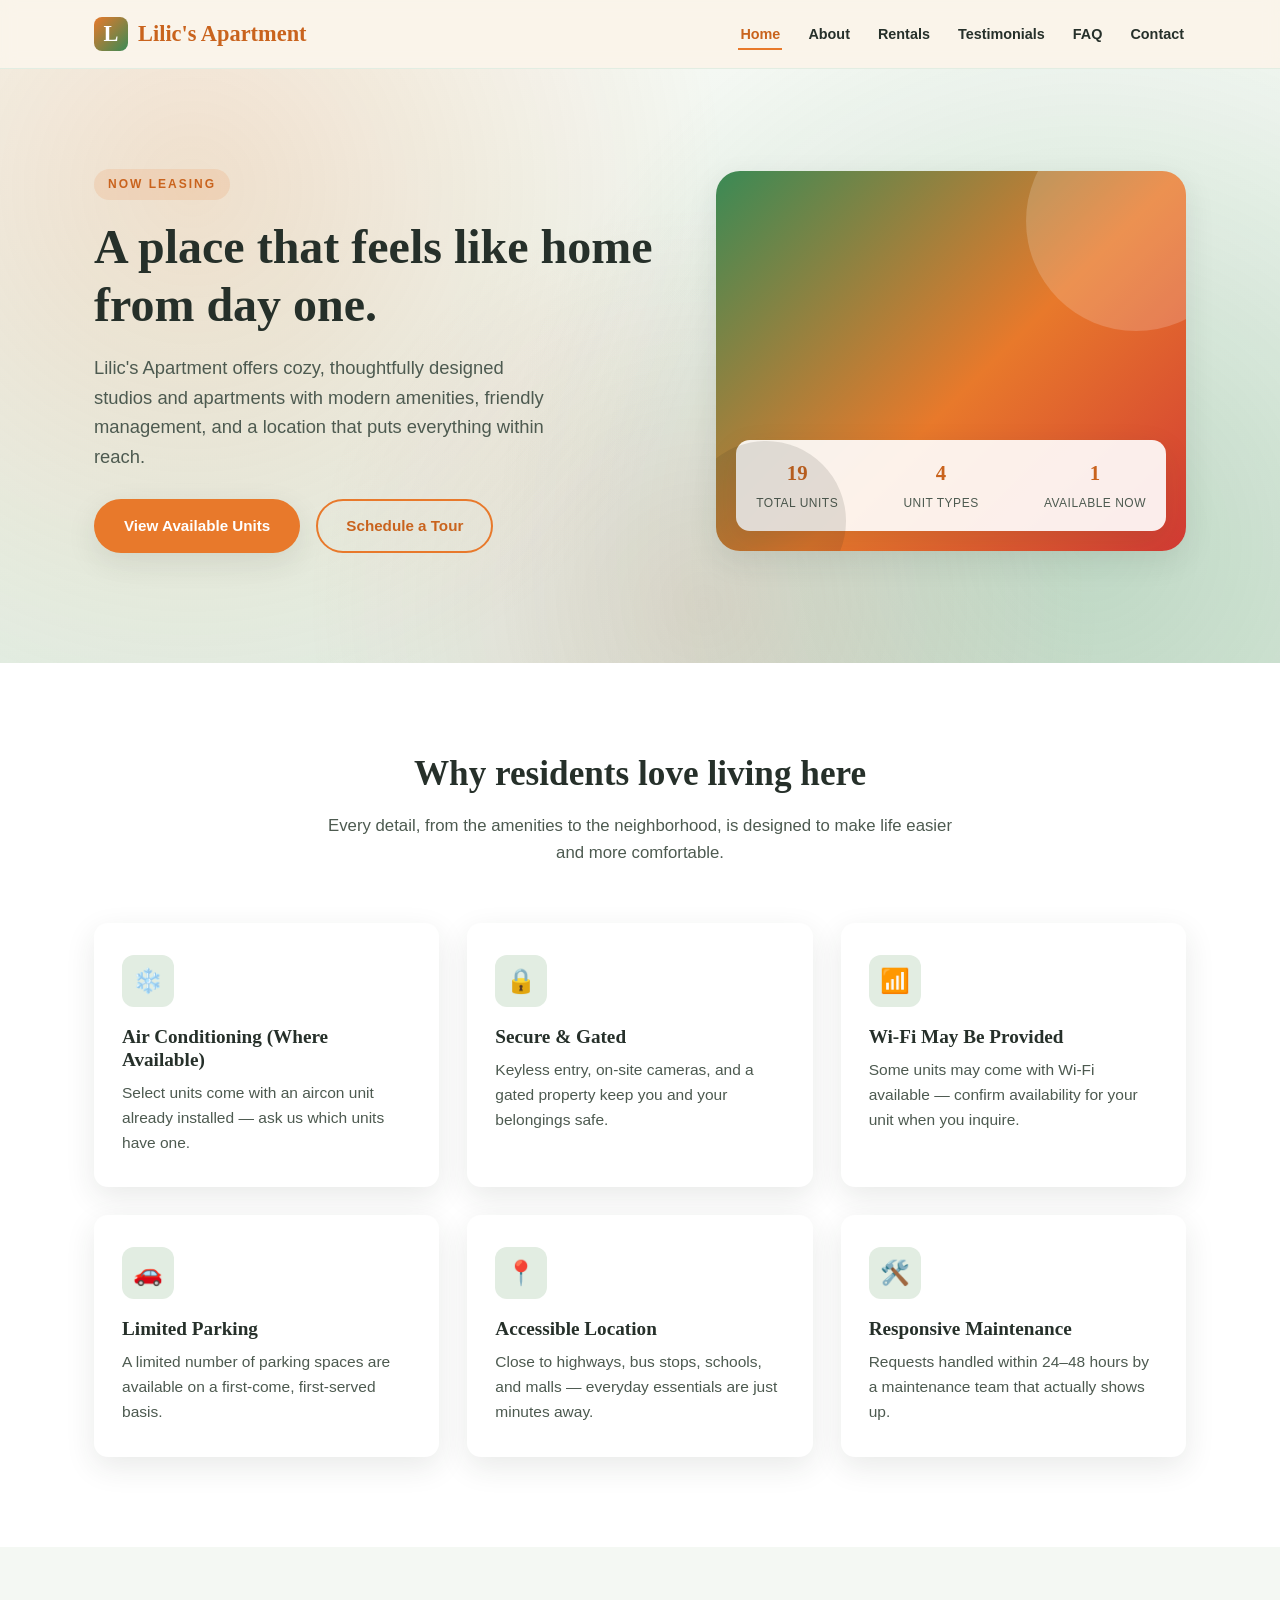
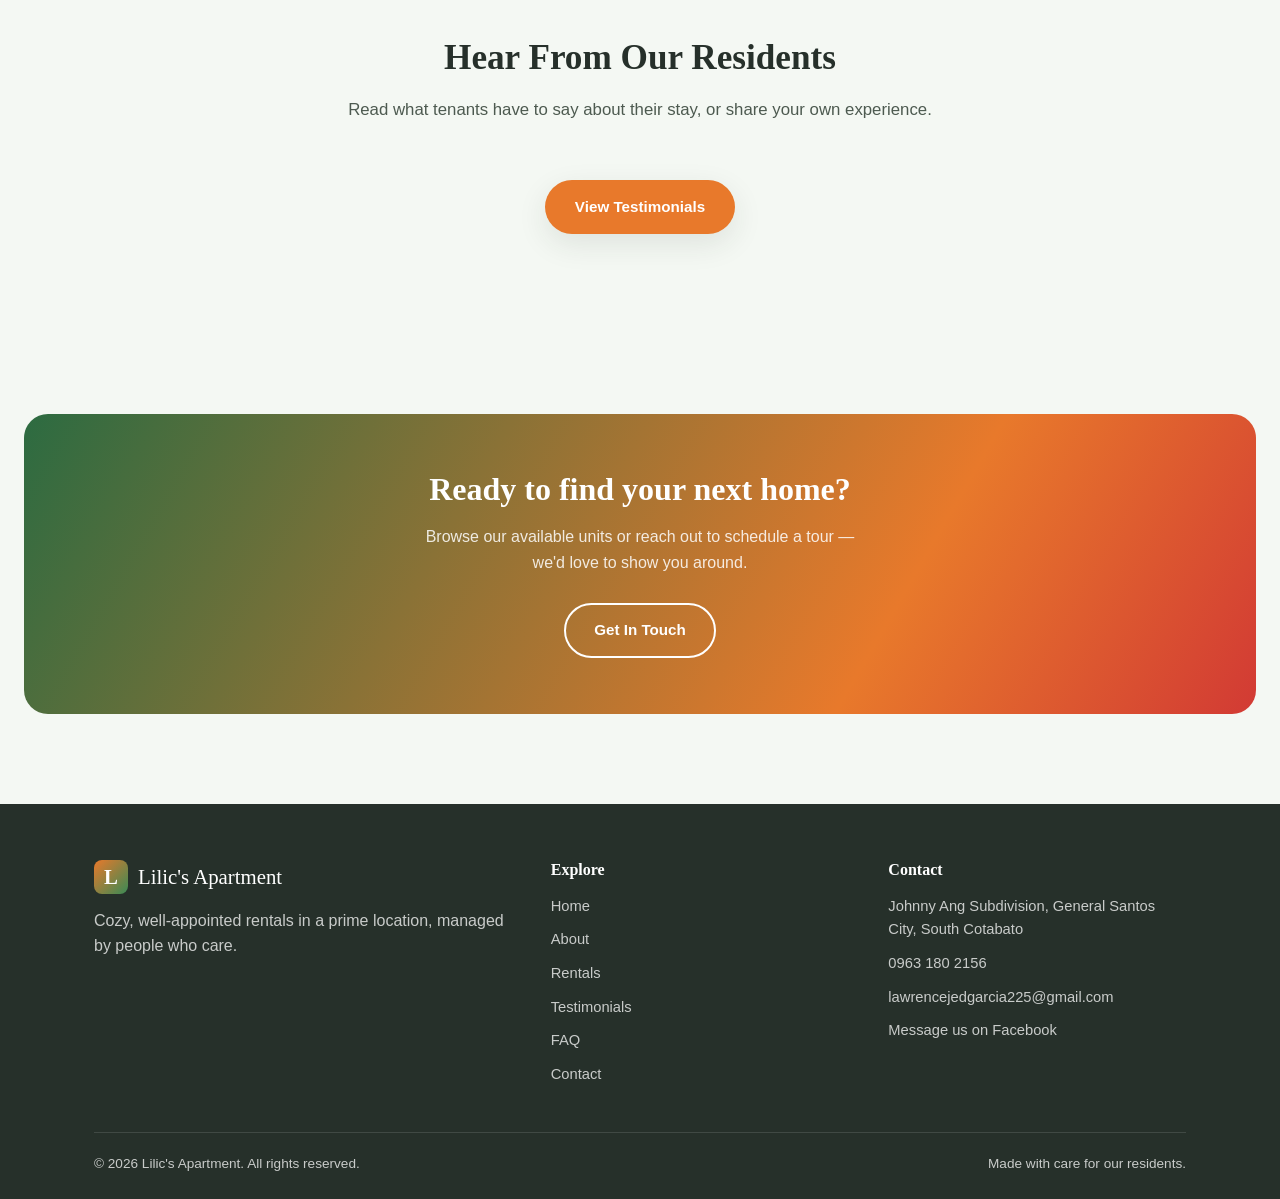
<file: index.html>
<!DOCTYPE html>
<html lang="en">
<head>
  <meta charset="UTF-8">
  <meta name="viewport" content="width=device-width, initial-scale=1.0">
  <title>Lilic's Apartment — Comfortable Living, Right in the Heart of the City</title>
  <meta name="description" content="Lilic's Apartment offers cozy, well-appointed rental units with modern amenities in a prime location. Explore our studios, one-bedrooms, and two-bedrooms.">
  <link rel="stylesheet" href="css/style.css">
</head>
<body>

  <header class="site-header">
    <nav class="navbar">
      <a href="index.html" class="brand">
        <span class="brand-mark">L</span>
        Lilic's Apartment
      </a>
      <ul class="nav-links">
        <li><a href="index.html" class="active">Home</a></li>
        <li><a href="about.html">About</a></li>
        <li><a href="rentals.html">Rentals</a></li>
        <li><a href="testimonials.html">Testimonials</a></li>
        <li><a href="faq.html">FAQ</a></li>
        <li><a href="contact.html">Contact</a></li>
      </ul>
      <button class="nav-toggle" aria-label="Toggle menu">
        <span></span><span></span><span></span>
      </button>
    </nav>
  </header>

  <main>
    <!-- Hero -->
    <section class="hero">
      <div class="container hero-inner">
        <div>
          <span class="eyebrow">Now Leasing</span>
          <h1>A place that feels like home from day one.</h1>
          <p class="lead">Lilic's Apartment offers cozy, thoughtfully designed studios and apartments with modern amenities, friendly management, and a location that puts everything within reach.</p>
          <div class="hero-cta">
            <a href="rentals.html" class="btn btn-primary">View Available Units</a>
            <a href="contact.html" class="btn btn-outline">Schedule a Tour</a>
          </div>
        </div>
        <div class="hero-art">
          <div class="hero-stats">
            <div>
              <strong>19</strong>
              <span>Total Units</span>
            </div>
            <div>
              <strong>4</strong>
              <span>Unit Types</span>
            </div>
            <div>
              <strong>1</strong>
              <span>Available Now</span>
            </div>
          </div>
        </div>
      </div>
    </section>

    <!-- Features -->
    <section class="alt-bg">
      <div class="container">
        <div class="section-head">
          <h2>Why residents love living here</h2>
          <p>Every detail, from the amenities to the neighborhood, is designed to make life easier and more comfortable.</p>
        </div>
        <div class="grid grid-3">
          <div class="card">
            <div class="icon">❄️</div>
            <h3>Air Conditioning (Where Available)</h3>
            <p>Select units come with an aircon unit already installed — ask us which units have one.</p>
          </div>
          <div class="card">
            <div class="icon">🔒</div>
            <h3>Secure & Gated</h3>
            <p>Keyless entry, on-site cameras, and a gated property keep you and your belongings safe.</p>
          </div>
          <div class="card">
            <div class="icon">📶</div>
            <h3>Wi-Fi May Be Provided</h3>
            <p>Some units may come with Wi-Fi available — confirm availability for your unit when you inquire.</p>
          </div>
          <div class="card">
            <div class="icon">🚗</div>
            <h3>Limited Parking</h3>
            <p>A limited number of parking spaces are available on a first-come, first-served basis.</p>
          </div>
          <div class="card">
            <div class="icon">📍</div>
            <h3>Accessible Location</h3>
            <p>Close to highways, bus stops, schools, and malls — everyday essentials are just minutes away.</p>
          </div>
          <div class="card">
            <div class="icon">🛠️</div>
            <h3>Responsive Maintenance</h3>
            <p>Requests handled within 24–48 hours by a maintenance team that actually shows up.</p>
          </div>
        </div>
      </div>
    </section>

    <!-- Testimonials teaser -->
    <section>
      <div class="container">
        <div class="section-head">
          <h2>Hear From Our Residents</h2>
          <p>Read what tenants have to say about their stay, or share your own experience.</p>
        </div>
        <div class="text-center">
          <a href="testimonials.html" class="btn btn-primary">View Testimonials</a>
        </div>
      </div>
    </section>

    <!-- CTA -->
    <section>
      <div class="cta-banner">
        <h2>Ready to find your next home?</h2>
        <p>Browse our available units or reach out to schedule a tour — we'd love to show you around.</p>
        <a href="contact.html" class="btn btn-outline">Get In Touch</a>
      </div>
    </section>
  </main>

  <footer class="site-footer">
    <div class="container">
      <div class="footer-grid">
        <div>
          <div class="footer-brand">
            <span class="brand-mark">L</span>
            Lilic's Apartment
          </div>
          <p>Cozy, well-appointed rentals in a prime location, managed by people who care.</p>
        </div>
        <div>
          <h4>Explore</h4>
          <ul>
            <li><a href="index.html">Home</a></li>
            <li><a href="about.html">About</a></li>
            <li><a href="rentals.html">Rentals</a></li>
            <li><a href="testimonials.html">Testimonials</a></li>
            <li><a href="faq.html">FAQ</a></li>
            <li><a href="contact.html">Contact</a></li>
          </ul>
        </div>
        <div>
          <h4>Contact</h4>
          <ul>
            <li>Johnny Ang Subdivision, General Santos City, South Cotabato</li>
            <li><a href="tel:+639631802156">0963 180 2156</a></li>
            <li><a href="mailto:lawrencejedgarcia225@gmail.com">lawrencejedgarcia225@gmail.com</a></li>
            <li><a href="https://www.facebook.com/LjGarcia101" target="_blank" rel="noopener">Message us on Facebook</a></li>
          </ul>
        </div>
      </div>
      <div class="footer-bottom">
        <span>&copy; <span id="year"></span> Lilic's Apartment. All rights reserved.</span>
        <span>Made with care for our residents.</span>
      </div>
    </div>
  </footer>

  <script src="js/script.js"></script>
</body>
</html>
</file>
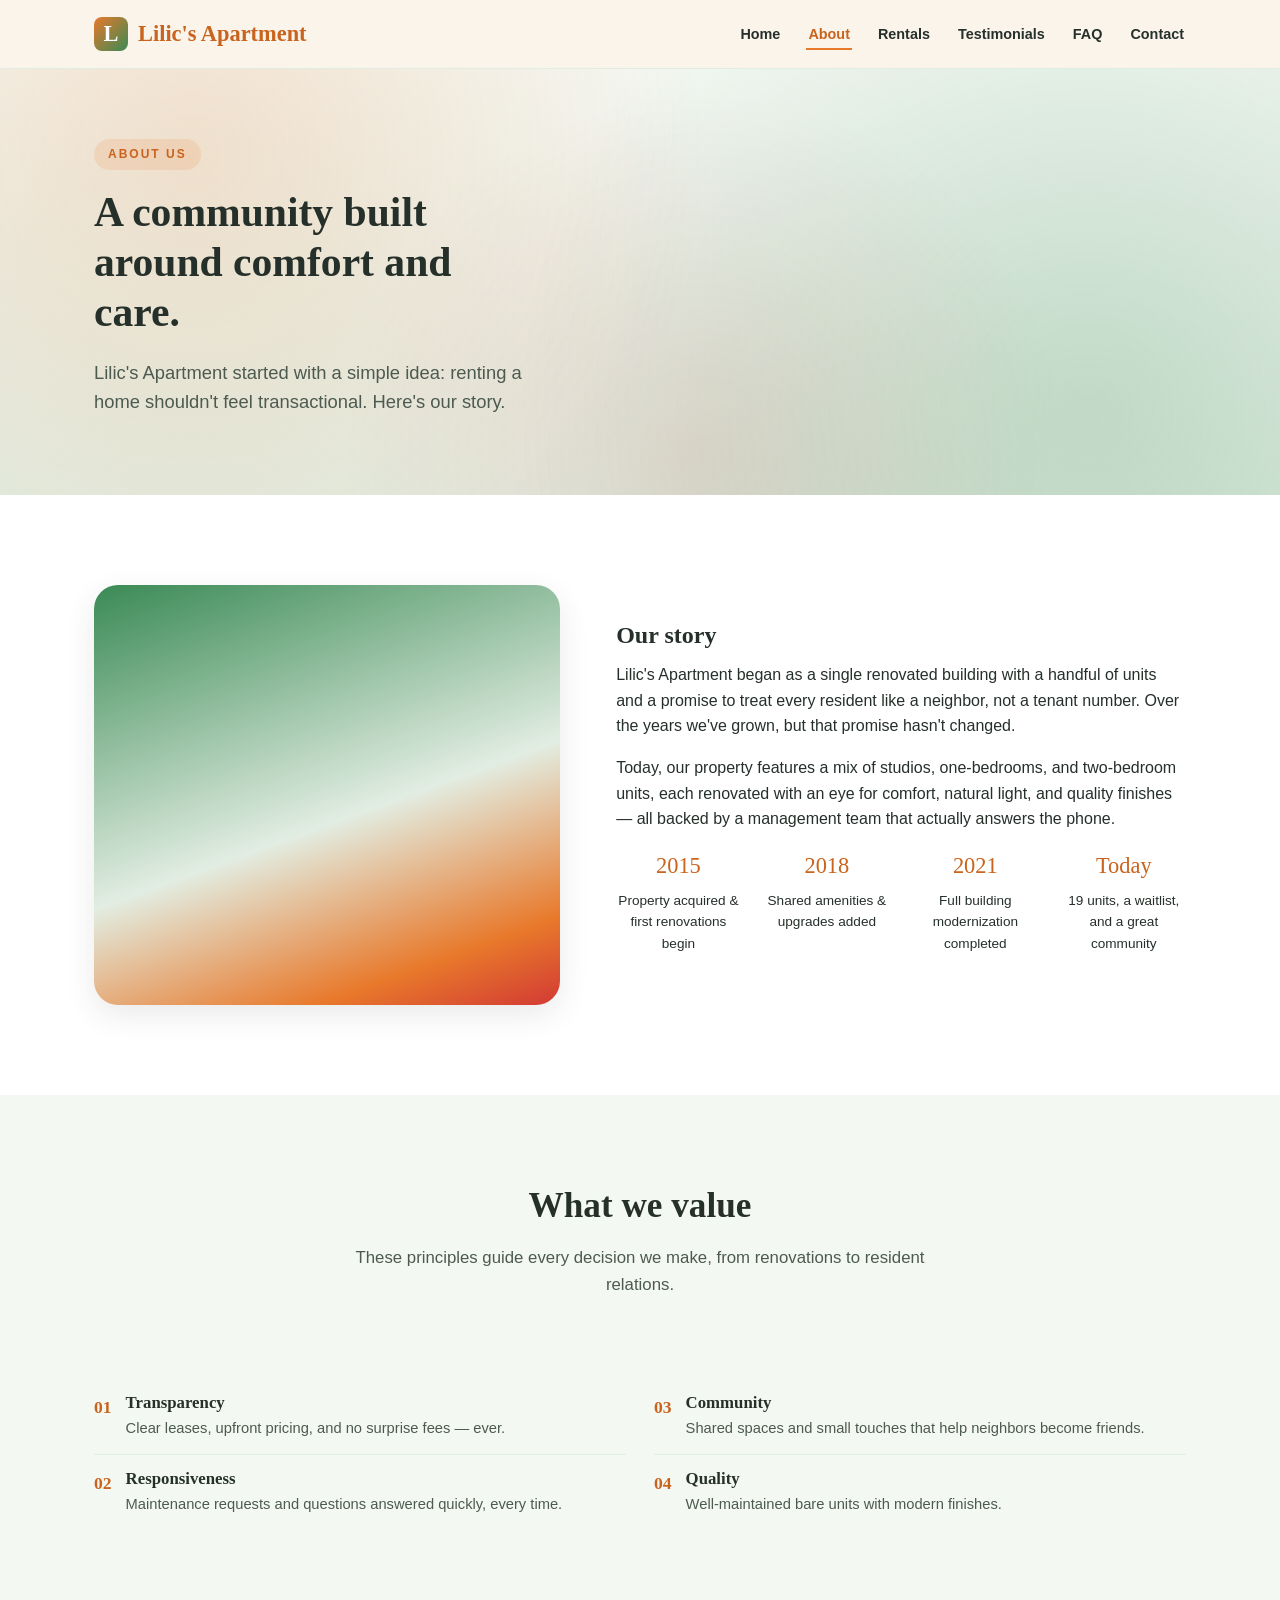
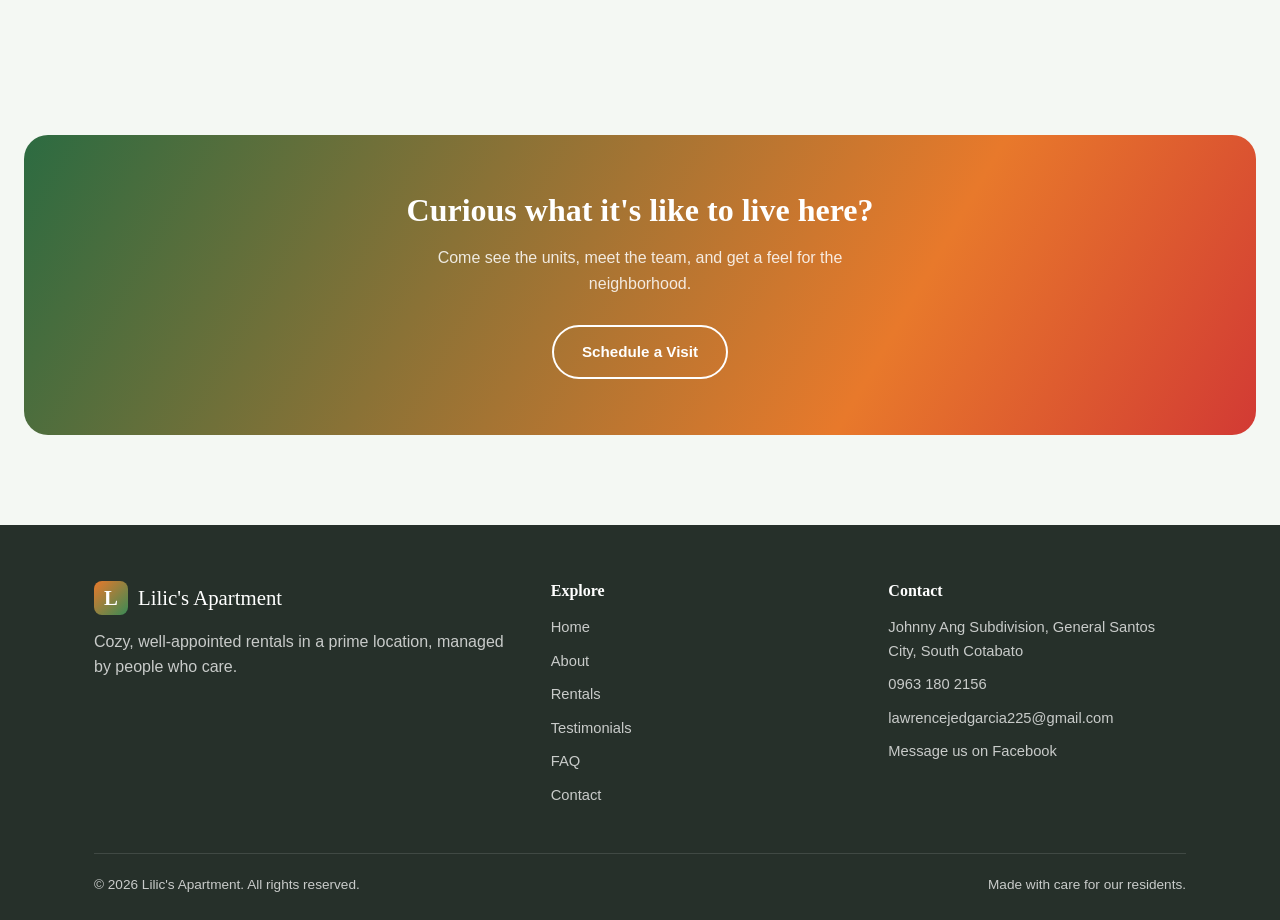
<file: about.html>
<!DOCTYPE html>
<html lang="en">
<head>
  <meta charset="UTF-8">
  <meta name="viewport" content="width=device-width, initial-scale=1.0">
  <title>About Us — Lilic's Apartment</title>
  <meta name="description" content="Learn about Lilic's Apartment — our story, our values, and what makes our community a great place to live.">
  <link rel="stylesheet" href="css/style.css">
</head>
<body>

  <header class="site-header">
    <nav class="navbar">
      <a href="index.html" class="brand">
        <span class="brand-mark">L</span>
        Lilic's Apartment
      </a>
      <ul class="nav-links">
        <li><a href="index.html">Home</a></li>
        <li><a href="about.html" class="active">About</a></li>
        <li><a href="rentals.html">Rentals</a></li>
        <li><a href="testimonials.html">Testimonials</a></li>
        <li><a href="faq.html">FAQ</a></li>
        <li><a href="contact.html">Contact</a></li>
      </ul>
      <button class="nav-toggle" aria-label="Toggle menu">
        <span></span><span></span><span></span>
      </button>
    </nav>
  </header>

  <main>
    <section class="hero" style="padding: 70px 0 60px;">
      <div class="container">
        <span class="eyebrow">About Us</span>
        <h1 style="font-size: 2.6rem; max-width: 20ch;">A community built around comfort and care.</h1>
        <p class="lead">Lilic's Apartment started with a simple idea: renting a home shouldn't feel transactional. Here's our story.</p>
      </div>
    </section>

    <section class="alt-bg">
      <div class="container about-grid">
        <div class="about-art"></div>
        <div>
          <h2>Our story</h2>
          <p>Lilic's Apartment began as a single renovated building with a handful of units and a promise to treat every resident like a neighbor, not a tenant number. Over the years we've grown, but that promise hasn't changed.</p>
          <p>Today, our property features a mix of studios, one-bedrooms, and two-bedroom units, each renovated with an eye for comfort, natural light, and quality finishes — all backed by a management team that actually answers the phone.</p>
          <div class="timeline">
            <div>
              <div class="year">2015</div>
              <p style="font-size: 0.85rem;">Property acquired &amp; first renovations begin</p>
            </div>
            <div>
              <div class="year">2018</div>
              <p style="font-size: 0.85rem;">Shared amenities &amp; upgrades added</p>
            </div>
            <div>
              <div class="year">2021</div>
              <p style="font-size: 0.85rem;">Full building modernization completed</p>
            </div>
            <div>
              <div class="year">Today</div>
              <p style="font-size: 0.85rem;">19 units, a waitlist, and a great community</p>
            </div>
          </div>
        </div>
      </div>
    </section>

    <section>
      <div class="container">
        <div class="section-head">
          <h2>What we value</h2>
          <p>These principles guide every decision we make, from renovations to resident relations.</p>
        </div>
        <div class="grid grid-2">
          <ul class="values-list">
            <li>
              <span class="num">01</span>
              <div>
                <h3 style="font-size: 1.05rem; margin-bottom: 4px;">Transparency</h3>
                <p style="margin: 0; color: var(--brown); font-size: 0.92rem;">Clear leases, upfront pricing, and no surprise fees — ever.</p>
              </div>
            </li>
            <li>
              <span class="num">02</span>
              <div>
                <h3 style="font-size: 1.05rem; margin-bottom: 4px;">Responsiveness</h3>
                <p style="margin: 0; color: var(--brown); font-size: 0.92rem;">Maintenance requests and questions answered quickly, every time.</p>
              </div>
            </li>
          </ul>
          <ul class="values-list">
            <li>
              <span class="num">03</span>
              <div>
                <h3 style="font-size: 1.05rem; margin-bottom: 4px;">Community</h3>
                <p style="margin: 0; color: var(--brown); font-size: 0.92rem;">Shared spaces and small touches that help neighbors become friends.</p>
              </div>
            </li>
            <li>
              <span class="num">04</span>
              <div>
                <h3 style="font-size: 1.05rem; margin-bottom: 4px;">Quality</h3>
                <p style="margin: 0; color: var(--brown); font-size: 0.92rem;">Well-maintained bare units with modern finishes.</p>
              </div>
            </li>
          </ul>
        </div>
      </div>
    </section>

    <section>
      <div class="cta-banner">
        <h2>Curious what it's like to live here?</h2>
        <p>Come see the units, meet the team, and get a feel for the neighborhood.</p>
        <a href="contact.html" class="btn btn-outline">Schedule a Visit</a>
      </div>
    </section>
  </main>

  <footer class="site-footer">
    <div class="container">
      <div class="footer-grid">
        <div>
          <div class="footer-brand">
            <span class="brand-mark">L</span>
            Lilic's Apartment
          </div>
          <p>Cozy, well-appointed rentals in a prime location, managed by people who care.</p>
        </div>
        <div>
          <h4>Explore</h4>
          <ul>
            <li><a href="index.html">Home</a></li>
            <li><a href="about.html">About</a></li>
            <li><a href="rentals.html">Rentals</a></li>
            <li><a href="testimonials.html">Testimonials</a></li>
            <li><a href="faq.html">FAQ</a></li>
            <li><a href="contact.html">Contact</a></li>
          </ul>
        </div>
        <div>
          <h4>Contact</h4>
          <ul>
            <li>Johnny Ang Subdivision, General Santos City, South Cotabato</li>
            <li><a href="tel:+639631802156">0963 180 2156</a></li>
            <li><a href="mailto:lawrencejedgarcia225@gmail.com">lawrencejedgarcia225@gmail.com</a></li>
            <li><a href="https://www.facebook.com/LjGarcia101" target="_blank" rel="noopener">Message us on Facebook</a></li>
          </ul>
        </div>
      </div>
      <div class="footer-bottom">
        <span>&copy; <span id="year"></span> Lilic's Apartment. All rights reserved.</span>
        <span>Made with care for our residents.</span>
      </div>
    </div>
  </footer>

  <script src="js/script.js"></script>
</body>
</html>
</file>
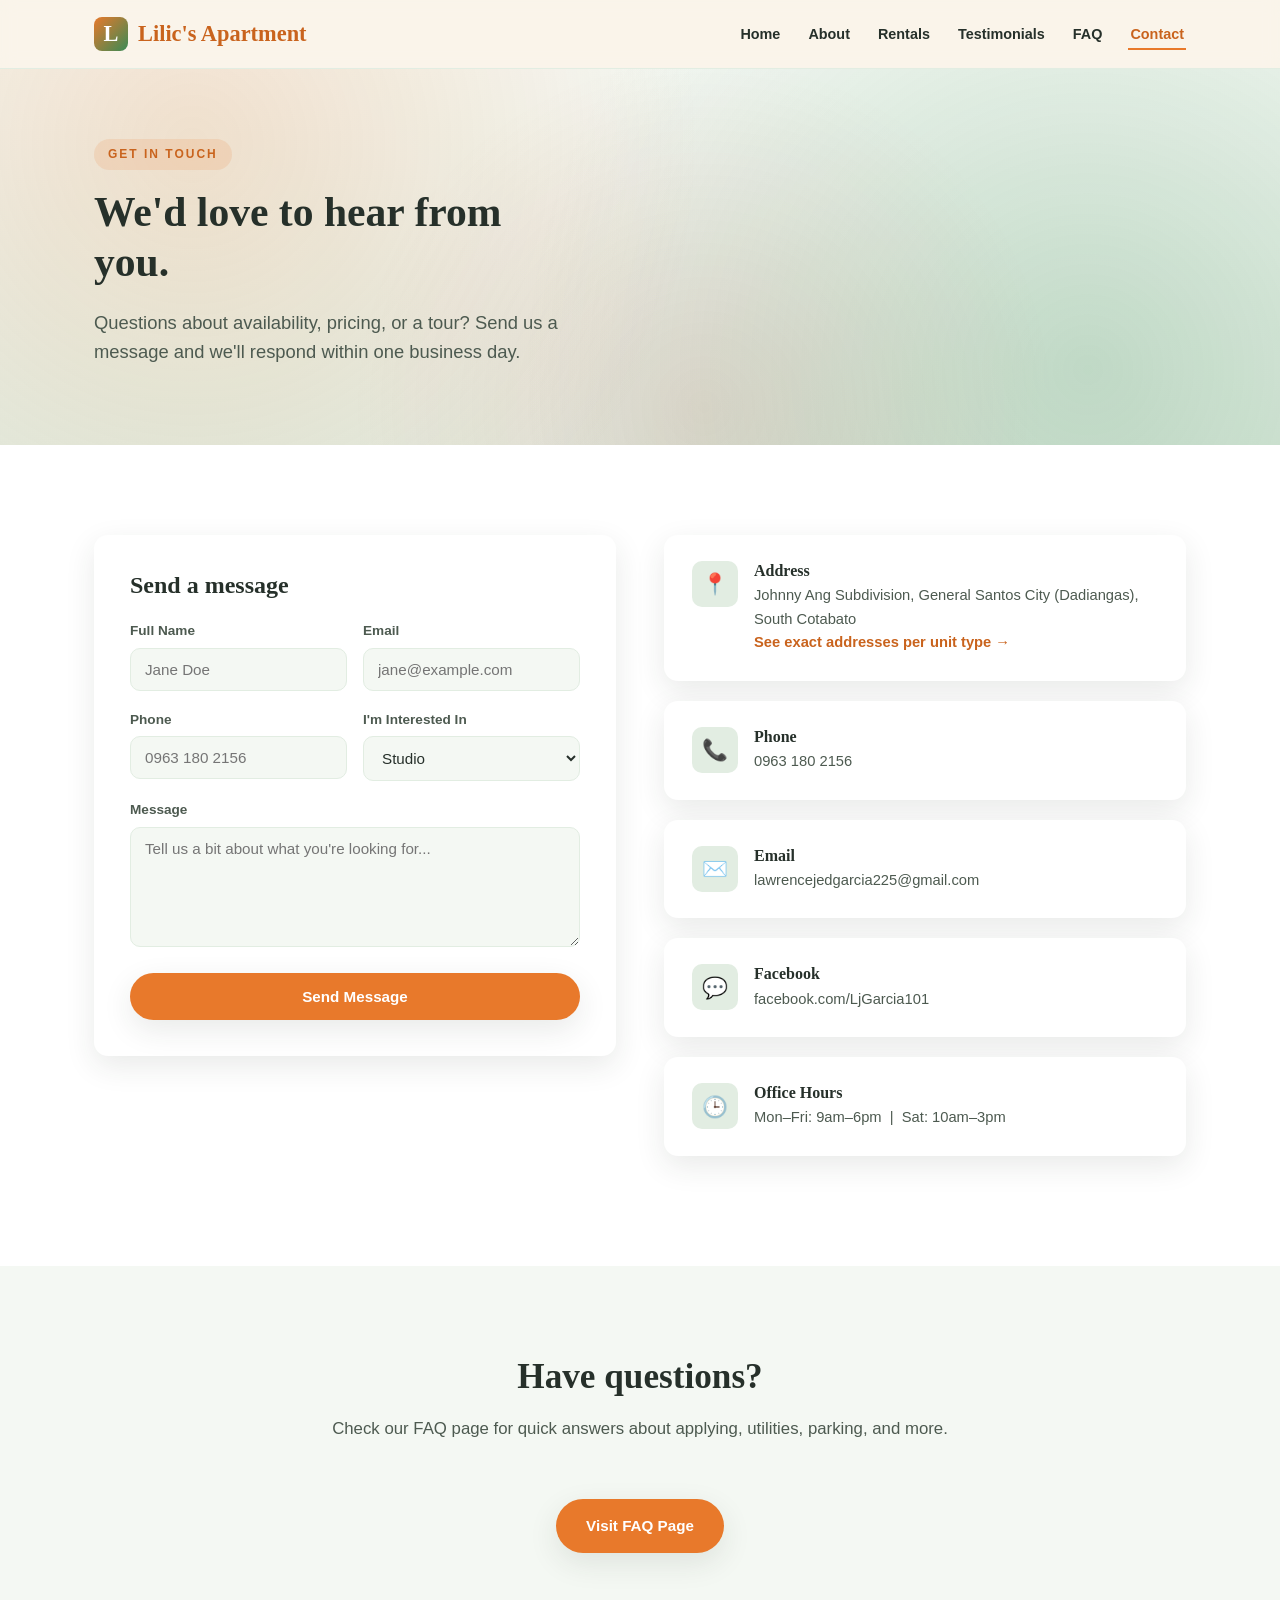
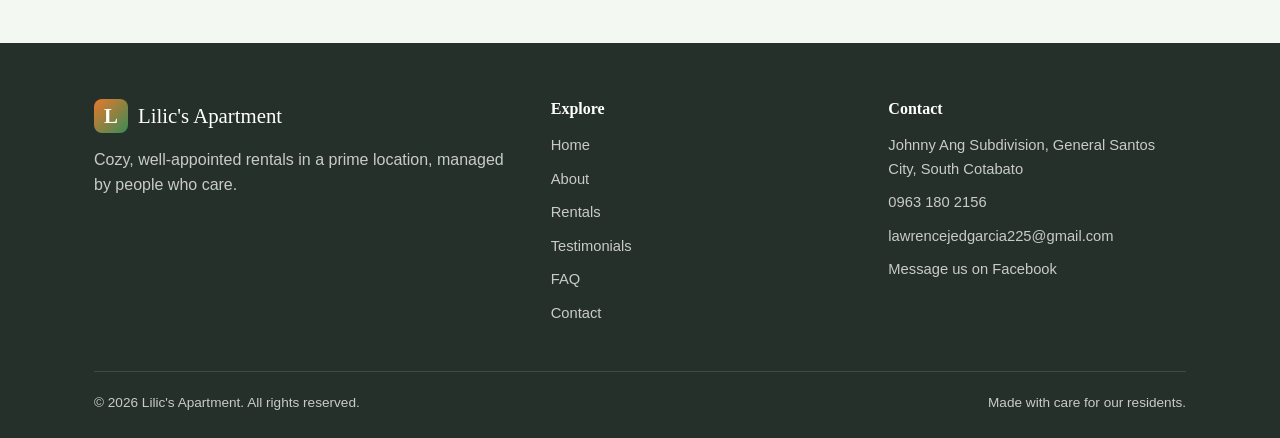
<file: contact.html>
<!DOCTYPE html>
<html lang="en">
<head>
  <meta charset="UTF-8">
  <meta name="viewport" content="width=device-width, initial-scale=1.0">
  <title>Contact Us — Lilic's Apartment</title>
  <meta name="description" content="Get in touch with Lilic's Apartment to schedule a tour, ask about availability, or get help with your lease.">
  <link rel="stylesheet" href="css/style.css">
</head>
<body>

  <header class="site-header">
    <nav class="navbar">
      <a href="index.html" class="brand">
        <span class="brand-mark">L</span>
        Lilic's Apartment
      </a>
      <ul class="nav-links">
        <li><a href="index.html">Home</a></li>
        <li><a href="about.html">About</a></li>
        <li><a href="rentals.html">Rentals</a></li>
        <li><a href="testimonials.html">Testimonials</a></li>
        <li><a href="faq.html">FAQ</a></li>
        <li><a href="contact.html" class="active">Contact</a></li>
      </ul>
      <button class="nav-toggle" aria-label="Toggle menu">
        <span></span><span></span><span></span>
      </button>
    </nav>
  </header>

  <main>
    <section class="hero" style="padding: 70px 0 60px;">
      <div class="container">
        <span class="eyebrow">Get In Touch</span>
        <h1 style="font-size: 2.6rem; max-width: 20ch;">We'd love to hear from you.</h1>
        <p class="lead">Questions about availability, pricing, or a tour? Send us a message and we'll respond within one business day.</p>
      </div>
    </section>

    <section class="alt-bg">
      <div class="container contact-grid">

        <form class="contact-form" id="contact-form" action="https://formspree.io/f/xwvgrnbj" method="POST">
          <input type="hidden" name="_subject" value="New inquiry from Lilic's Apartment website">
          <input type="hidden" name="form-type" value="Contact inquiry">
          <h2 style="margin-bottom: 20px;">Send a message</h2>
          <div class="form-row">
            <div class="field">
              <label for="name">Full Name</label>
              <input type="text" id="name" name="name" placeholder="Jane Doe" required>
            </div>
            <div class="field">
              <label for="email">Email</label>
              <input type="email" id="email" name="email" placeholder="jane@example.com" required>
            </div>
          </div>
          <div class="form-row">
            <div class="field">
              <label for="phone">Phone</label>
              <input type="tel" id="phone" name="phone" placeholder="0963 180 2156">
            </div>
            <div class="field">
              <label for="interest">I'm Interested In</label>
              <select id="interest" name="interest">
                <option>Studio</option>
                <option>1 Bedroom</option>
                <option>2 Bedroom (w/o Balcony)</option>
                <option>2 Bedroom (with Balcony)</option>
                <option>General Inquiry</option>
              </select>
            </div>
          </div>
          <div class="field">
            <label for="message">Message</label>
            <textarea id="message" name="message" placeholder="Tell us a bit about what you're looking for..." required></textarea>
          </div>
          <button type="submit" class="btn btn-primary btn-block">Send Message</button>
          <p class="form-note" id="form-note"></p>
        </form>

        <div>
          <div class="info-card">
            <div class="icon">📍</div>
            <div>
              <h4>Address</h4>
              <p>Johnny Ang Subdivision, General Santos City (Dadiangas), South Cotabato<br><a href="rentals.html" style="color: var(--terracotta-dark); font-weight: 600;">See exact addresses per unit type →</a></p>
            </div>
          </div>
          <div class="info-card">
            <div class="icon">📞</div>
            <div>
              <h4>Phone</h4>
              <p><a href="tel:+639631802156">0963 180 2156</a></p>
            </div>
          </div>
          <div class="info-card">
            <div class="icon">✉️</div>
            <div>
              <h4>Email</h4>
              <p><a href="mailto:lawrencejedgarcia225@gmail.com">lawrencejedgarcia225@gmail.com</a></p>
            </div>
          </div>
          <div class="info-card">
            <div class="icon">💬</div>
            <div>
              <h4>Facebook</h4>
              <p><a href="https://www.facebook.com/LjGarcia101" target="_blank" rel="noopener">facebook.com/LjGarcia101</a></p>
            </div>
          </div>
          <div class="info-card">
            <div class="icon">🕒</div>
            <div>
              <h4>Office Hours</h4>
              <p>Mon–Fri: 9am–6pm &nbsp;|&nbsp; Sat: 10am–3pm</p>
            </div>
          </div>
        </div>

      </div>
    </section>

    <!-- FAQ teaser -->
    <section>
      <div class="container">
        <div class="section-head">
          <h2>Have questions?</h2>
          <p>Check our FAQ page for quick answers about applying, utilities, parking, and more.</p>
        </div>
        <div class="text-center">
          <a href="faq.html" class="btn btn-primary">Visit FAQ Page</a>
        </div>
      </div>
    </section>
  </main>

  <footer class="site-footer">
    <div class="container">
      <div class="footer-grid">
        <div>
          <div class="footer-brand">
            <span class="brand-mark">L</span>
            Lilic's Apartment
          </div>
          <p>Cozy, well-appointed rentals in a prime location, managed by people who care.</p>
        </div>
        <div>
          <h4>Explore</h4>
          <ul>
            <li><a href="index.html">Home</a></li>
            <li><a href="about.html">About</a></li>
            <li><a href="rentals.html">Rentals</a></li>
            <li><a href="testimonials.html">Testimonials</a></li>
            <li><a href="faq.html">FAQ</a></li>
            <li><a href="contact.html">Contact</a></li>
          </ul>
        </div>
        <div>
          <h4>Contact</h4>
          <ul>
            <li>Johnny Ang Subdivision, General Santos City, South Cotabato</li>
            <li><a href="tel:+639631802156">0963 180 2156</a></li>
            <li><a href="mailto:lawrencejedgarcia225@gmail.com">lawrencejedgarcia225@gmail.com</a></li>
            <li><a href="https://www.facebook.com/LjGarcia101" target="_blank" rel="noopener">Message us on Facebook</a></li>
          </ul>
        </div>
      </div>
      <div class="footer-bottom">
        <span>&copy; <span id="year"></span> Lilic's Apartment. All rights reserved.</span>
        <span>Made with care for our residents.</span>
      </div>
    </div>
  </footer>

  <script src="js/script.js"></script>
</body>
</html>
</file>
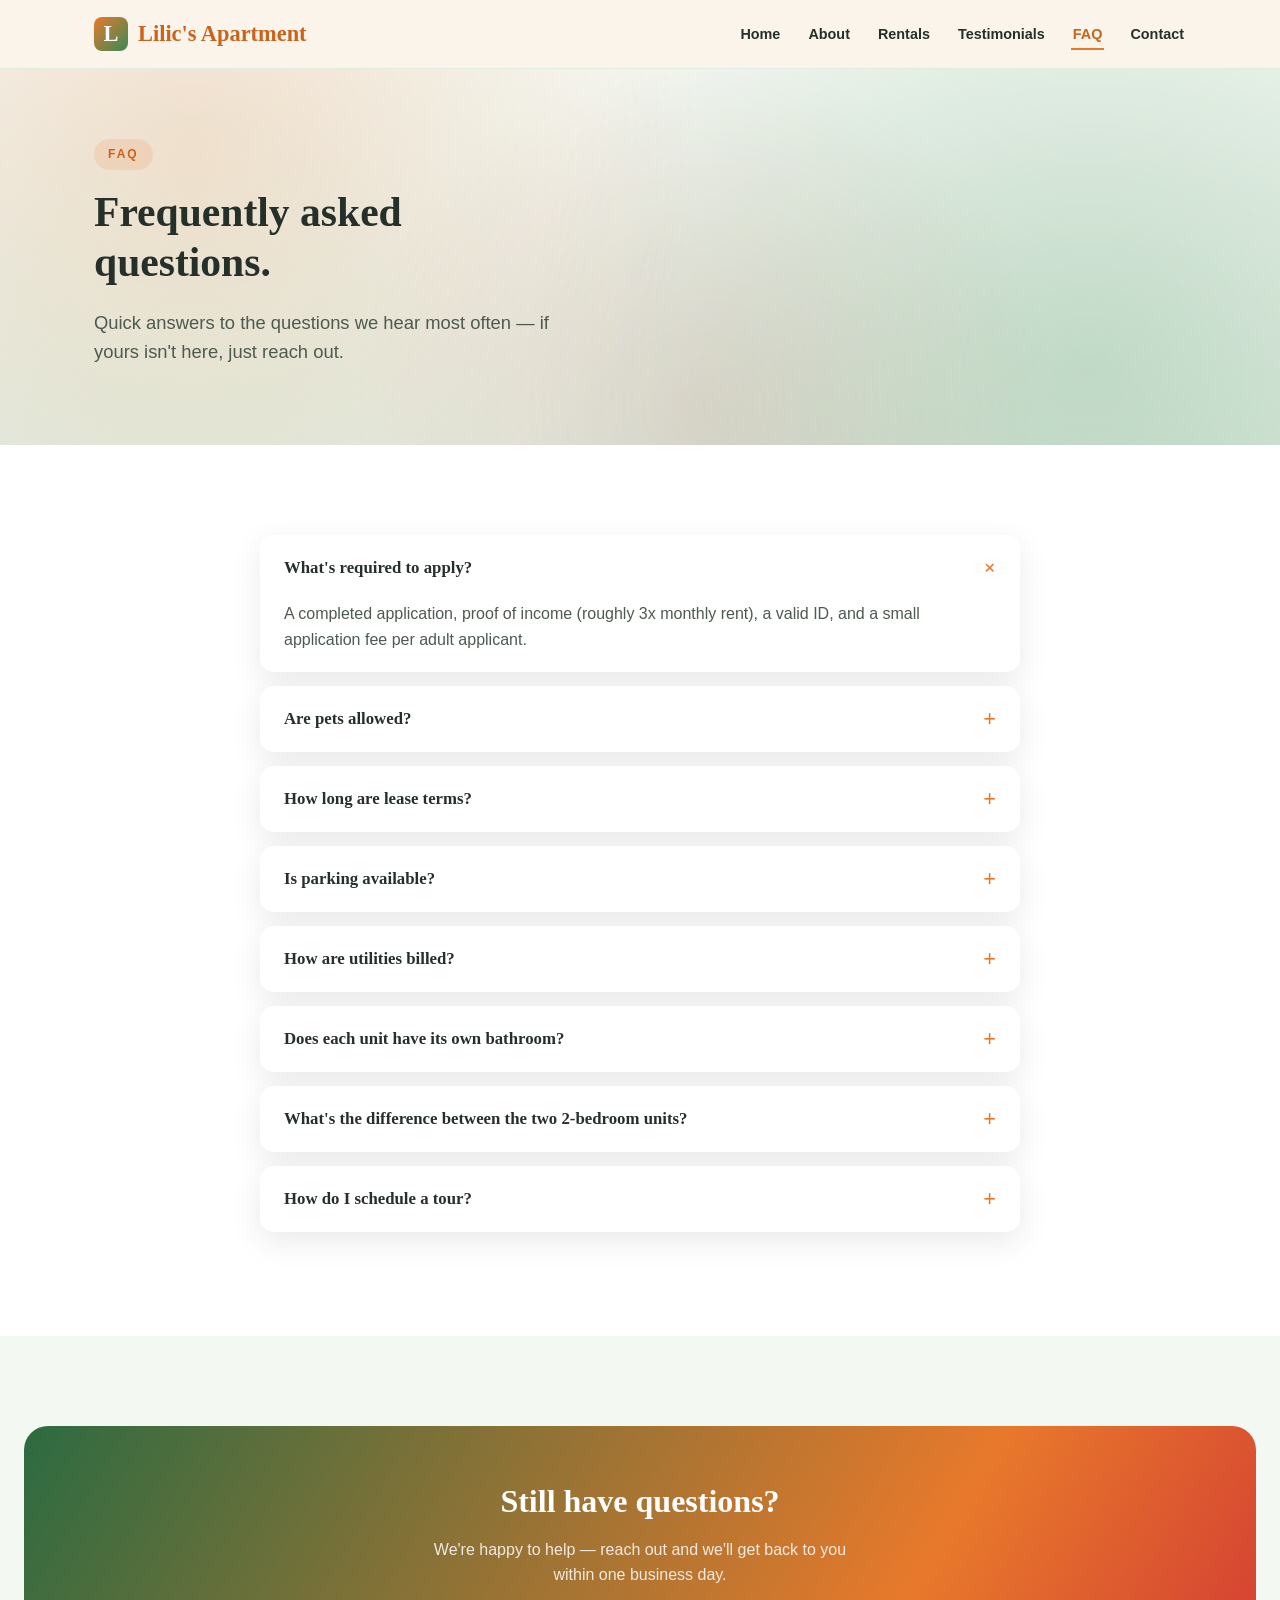
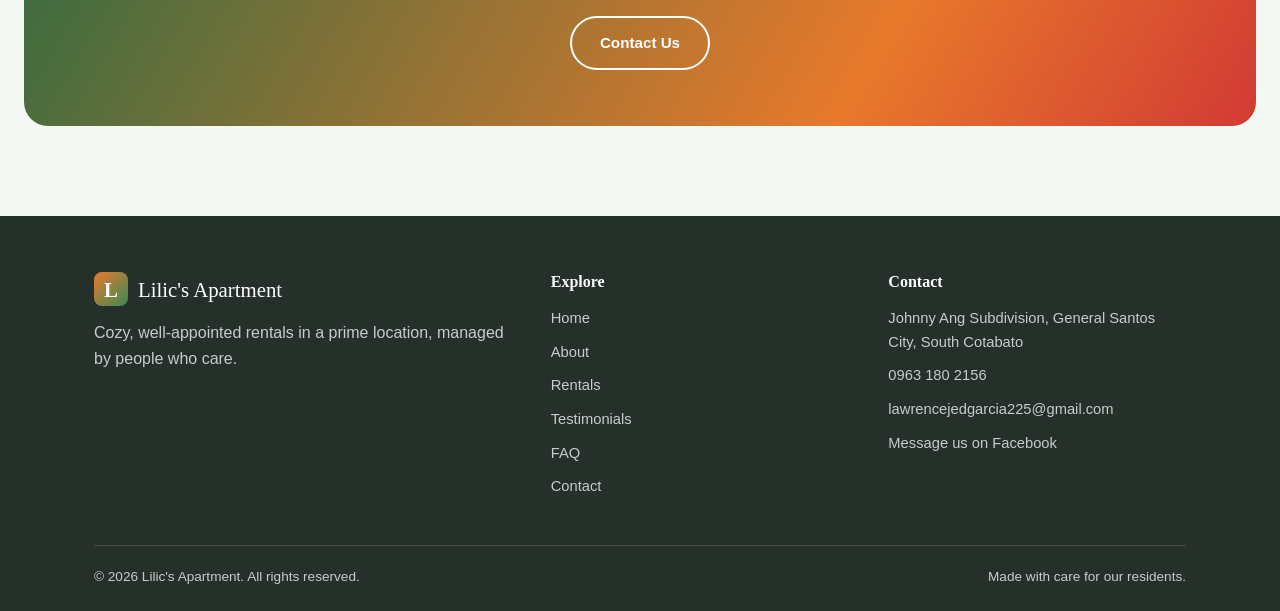
<file: faq.html>
<!DOCTYPE html>
<html lang="en">
<head>
  <meta charset="UTF-8">
  <meta name="viewport" content="width=device-width, initial-scale=1.0">
  <title>FAQ — Lilic's Apartment</title>
  <meta name="description" content="Frequently asked questions about applying, utilities, parking, pets, and leasing at Lilic's Apartment.">
  <link rel="stylesheet" href="css/style.css">
</head>
<body>

  <header class="site-header">
    <nav class="navbar">
      <a href="index.html" class="brand">
        <span class="brand-mark">L</span>
        Lilic's Apartment
      </a>
      <ul class="nav-links">
        <li><a href="index.html">Home</a></li>
        <li><a href="about.html">About</a></li>
        <li><a href="rentals.html">Rentals</a></li>
        <li><a href="testimonials.html">Testimonials</a></li>
        <li><a href="faq.html" class="active">FAQ</a></li>
        <li><a href="contact.html">Contact</a></li>
      </ul>
      <button class="nav-toggle" aria-label="Toggle menu">
        <span></span><span></span><span></span>
      </button>
    </nav>
  </header>

  <main>
    <section class="hero" style="padding: 70px 0 60px;">
      <div class="container">
        <span class="eyebrow">FAQ</span>
        <h1 style="font-size: 2.6rem; max-width: 20ch;">Frequently asked questions.</h1>
        <p class="lead">Quick answers to the questions we hear most often — if yours isn't here, just reach out.</p>
      </div>
    </section>

    <section class="alt-bg">
      <div class="container">
        <div style="max-width: 760px; margin: 0 auto;">
          <div class="faq-item open">
            <button class="faq-question">
              What's required to apply?
              <span class="plus">+</span>
            </button>
            <div class="faq-answer">
              <p>A completed application, proof of income (roughly 3x monthly rent), a valid ID, and a small application fee per adult applicant.</p>
            </div>
          </div>
          <div class="faq-item">
            <button class="faq-question">
              Are pets allowed?
              <span class="plus">+</span>
            </button>
            <div class="faq-answer">
              <p>Yes — cats and dogs under 40 lbs are welcome in most units with a refundable pet deposit and a small monthly pet rent.</p>
            </div>
          </div>
          <div class="faq-item">
            <button class="faq-question">
              How long are lease terms?
              <span class="plus">+</span>
            </button>
            <div class="faq-answer">
              <p>We offer 6-month, 12-month, and month-to-month leases depending on the unit — ask us which options are available for a specific listing.</p>
            </div>
          </div>
          <div class="faq-item">
            <button class="faq-question">
              Is parking available?
              <span class="plus">+</span>
            </button>
            <div class="faq-answer">
              <p>Parking is limited and offered on a first-come, first-served basis — it isn't guaranteed with every unit. Ask us about current availability when you inquire.</p>
            </div>
          </div>
          <div class="faq-item">
            <button class="faq-question">
              How are utilities billed?
              <span class="plus">+</span>
            </button>
            <div class="faq-answer">
              <p>Each unit has its own electric meter, so you're only billed for what you use. Water is bundled into the electric bill — there's no separate water bill.</p>
            </div>
          </div>
          <div class="faq-item">
            <button class="faq-question">
              Does each unit have its own bathroom?
              <span class="plus">+</span>
            </button>
            <div class="faq-answer">
              <p>Yes — every unit, from the studio to the 2-bedroom, comes with its own private CR (comfort room).</p>
            </div>
          </div>
          <div class="faq-item">
            <button class="faq-question">
              What's the difference between the two 2-bedroom units?
              <span class="plus">+</span>
            </button>
            <div class="faq-answer">
              <p>Both are the same size and layout — the only difference is that one includes a private balcony, priced slightly higher.</p>
            </div>
          </div>
          <div class="faq-item">
            <button class="faq-question">
              How do I schedule a tour?
              <span class="plus">+</span>
            </button>
            <div class="faq-answer">
              <p>Send us a message on the Contact page or call our office — we offer in-person and virtual tours, seven days a week.</p>
            </div>
          </div>
        </div>
      </div>
    </section>

    <section>
      <div class="cta-banner">
        <h2>Still have questions?</h2>
        <p>We're happy to help — reach out and we'll get back to you within one business day.</p>
        <a href="contact.html" class="btn btn-outline">Contact Us</a>
      </div>
    </section>
  </main>

  <footer class="site-footer">
    <div class="container">
      <div class="footer-grid">
        <div>
          <div class="footer-brand">
            <span class="brand-mark">L</span>
            Lilic's Apartment
          </div>
          <p>Cozy, well-appointed rentals in a prime location, managed by people who care.</p>
        </div>
        <div>
          <h4>Explore</h4>
          <ul>
            <li><a href="index.html">Home</a></li>
            <li><a href="about.html">About</a></li>
            <li><a href="rentals.html">Rentals</a></li>
            <li><a href="testimonials.html">Testimonials</a></li>
            <li><a href="faq.html">FAQ</a></li>
            <li><a href="contact.html">Contact</a></li>
          </ul>
        </div>
        <div>
          <h4>Contact</h4>
          <ul>
            <li>Johnny Ang Subdivision, General Santos City, South Cotabato</li>
            <li><a href="tel:+639631802156">0963 180 2156</a></li>
            <li><a href="mailto:lawrencejedgarcia225@gmail.com">lawrencejedgarcia225@gmail.com</a></li>
            <li><a href="https://www.facebook.com/LjGarcia101" target="_blank" rel="noopener">Message us on Facebook</a></li>
          </ul>
        </div>
      </div>
      <div class="footer-bottom">
        <span>&copy; <span id="year"></span> Lilic's Apartment. All rights reserved.</span>
        <span>Made with care for our residents.</span>
      </div>
    </div>
  </footer>

  <script src="js/script.js"></script>
</body>
</html>
</file>
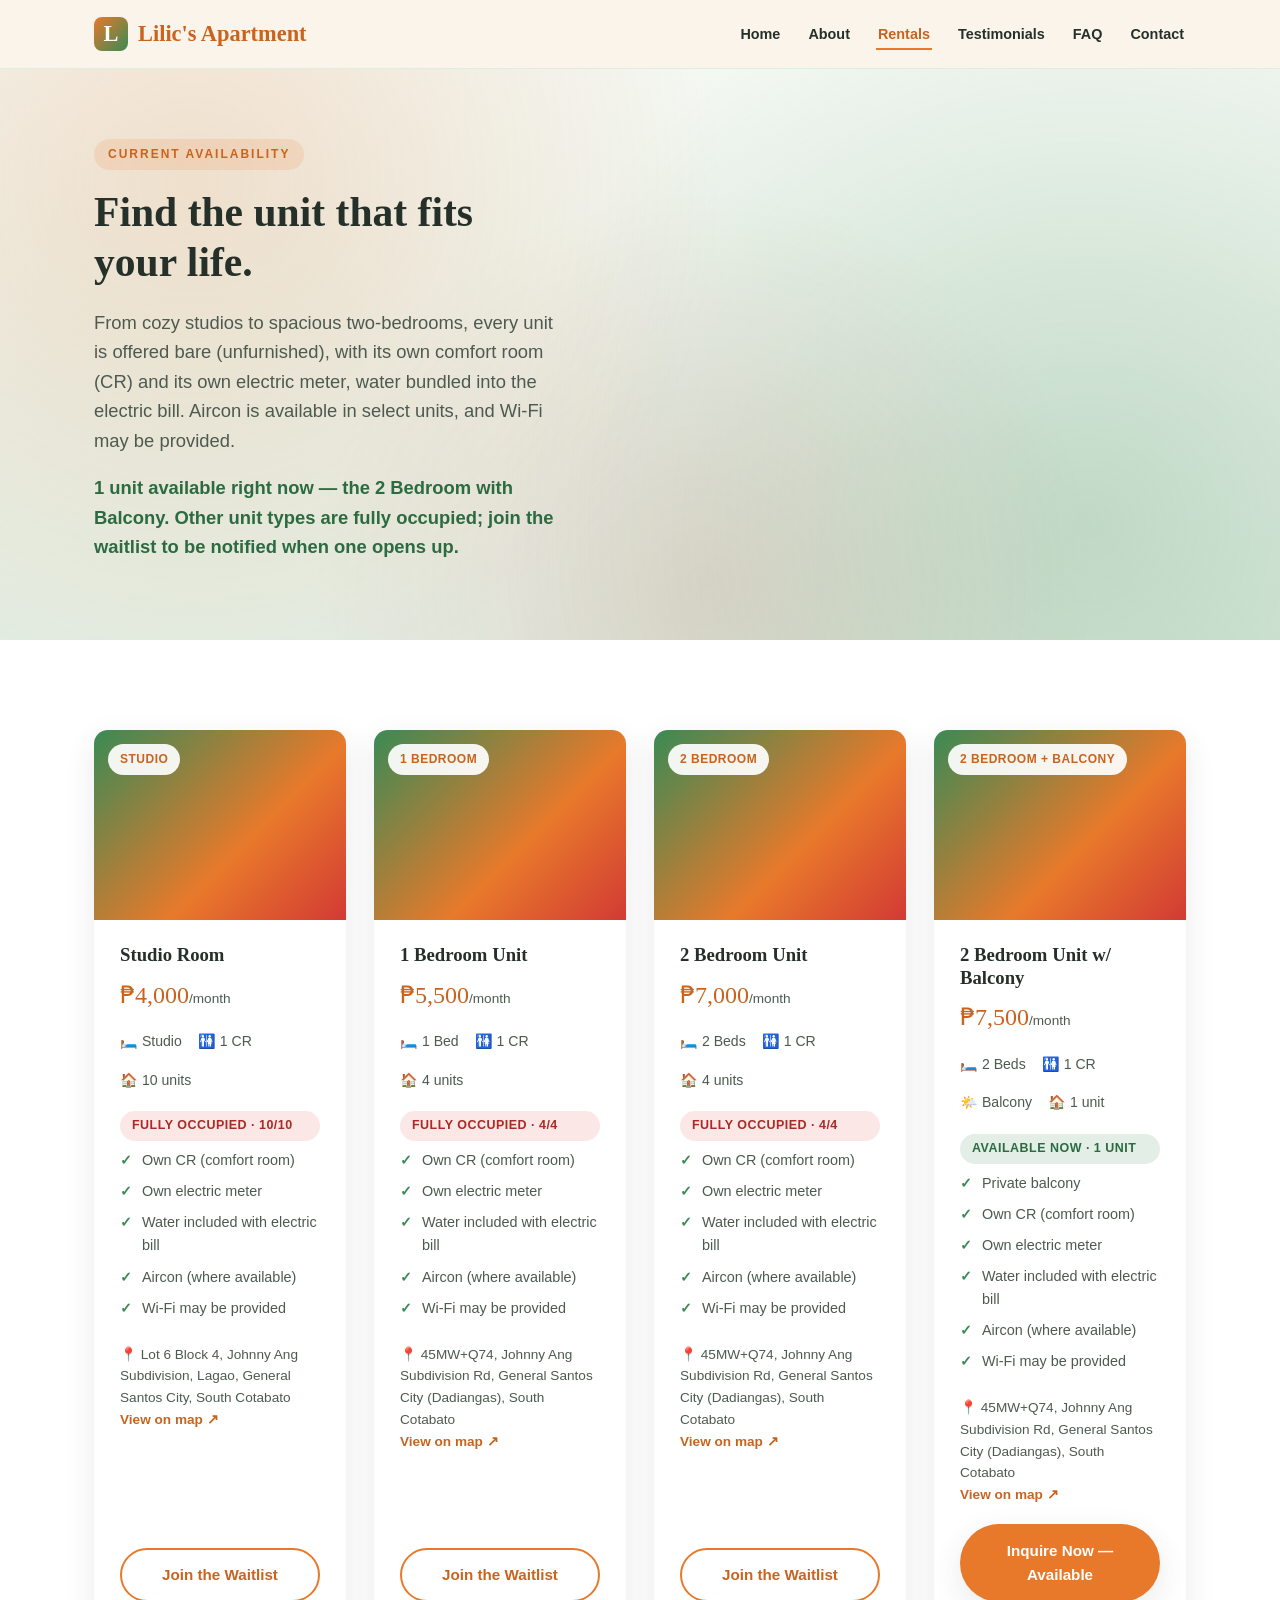
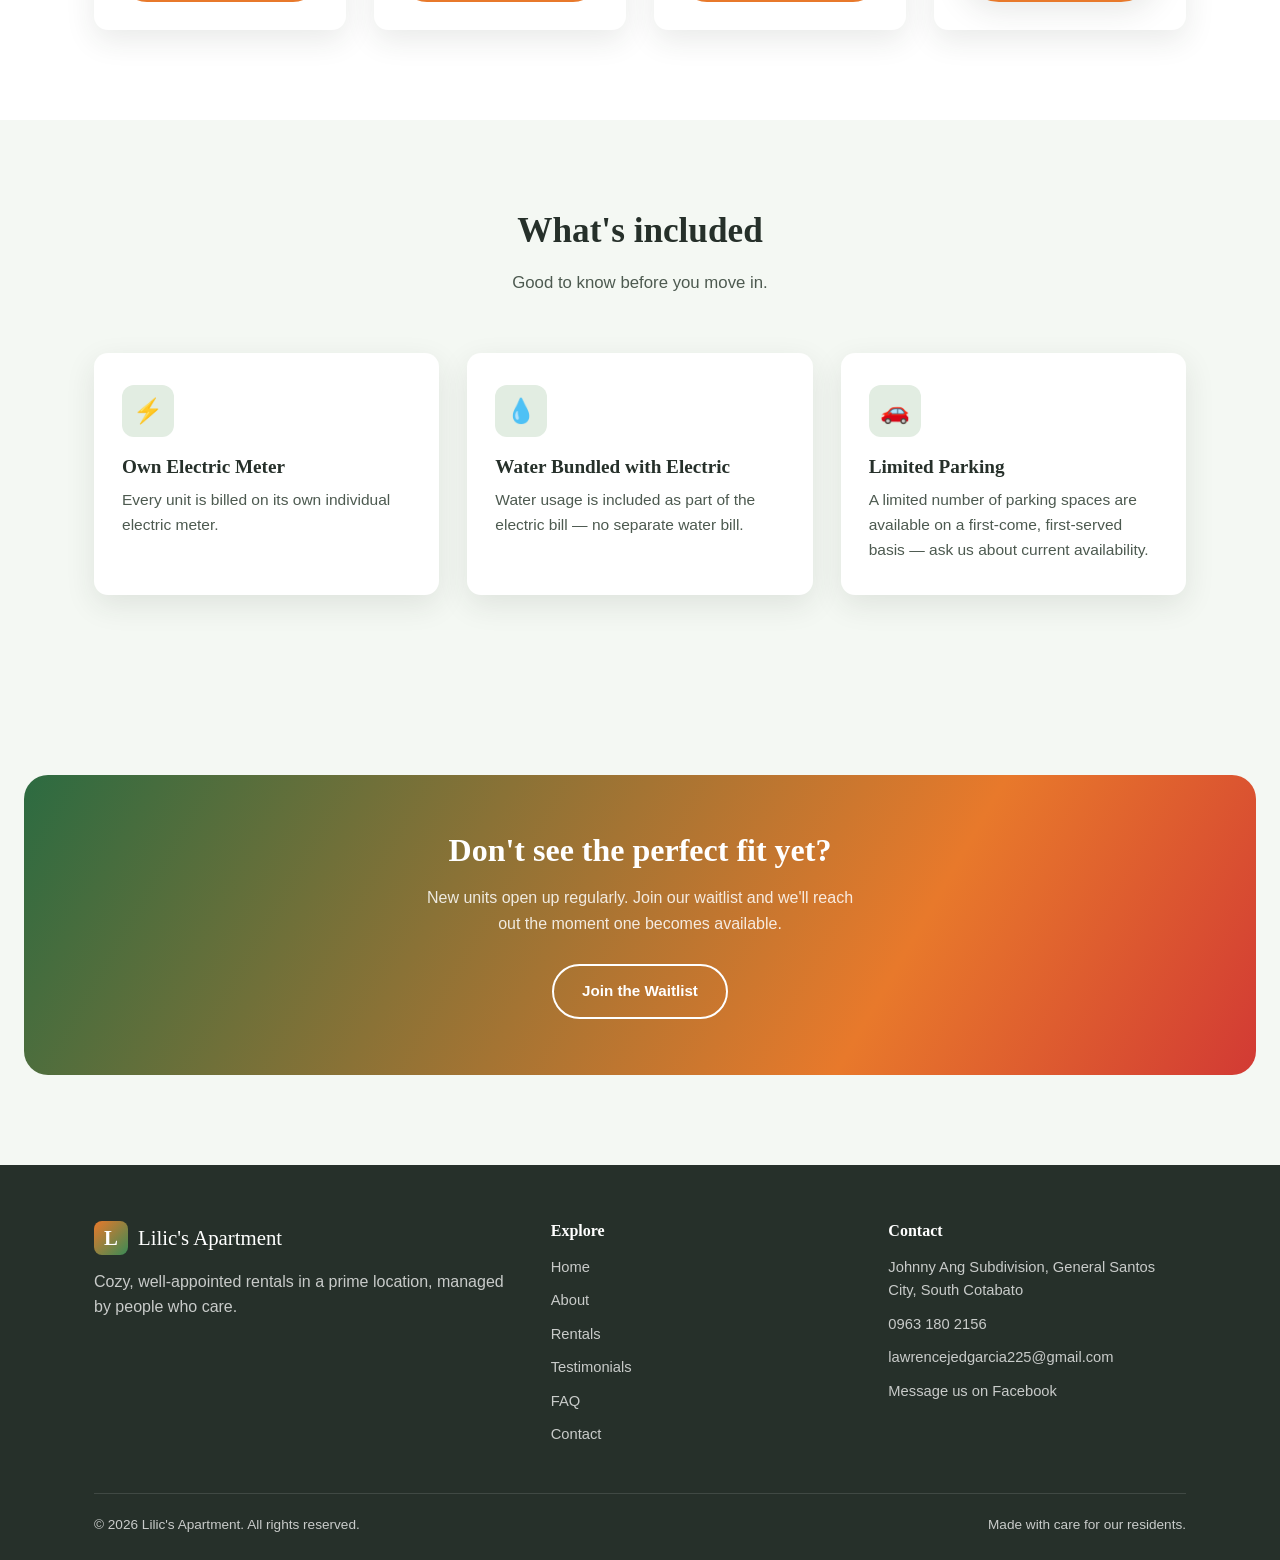
<file: rentals.html>
<!DOCTYPE html>
<html lang="en">
<head>
  <meta charset="UTF-8">
  <meta name="viewport" content="width=device-width, initial-scale=1.0">
  <title>Rentals — Lilic's Apartment</title>
  <meta name="description" content="Explore available studio, one-bedroom, and two-bedroom units at Lilic's Apartment, complete with pricing and amenities.">
  <link rel="stylesheet" href="css/style.css">
</head>
<body>

  <header class="site-header">
    <nav class="navbar">
      <a href="index.html" class="brand">
        <span class="brand-mark">L</span>
        Lilic's Apartment
      </a>
      <ul class="nav-links">
        <li><a href="index.html">Home</a></li>
        <li><a href="about.html">About</a></li>
        <li><a href="rentals.html" class="active">Rentals</a></li>
        <li><a href="testimonials.html">Testimonials</a></li>
        <li><a href="faq.html">FAQ</a></li>
        <li><a href="contact.html">Contact</a></li>
      </ul>
      <button class="nav-toggle" aria-label="Toggle menu">
        <span></span><span></span><span></span>
      </button>
    </nav>
  </header>

  <main>
    <section class="hero" style="padding: 70px 0 60px;">
      <div class="container">
        <span class="eyebrow">Current Availability</span>
        <h1 style="font-size: 2.6rem; max-width: 22ch;">Find the unit that fits your life.</h1>
        <p class="lead">From cozy studios to spacious two-bedrooms, every unit is offered bare (unfurnished), with its own comfort room (CR) and its own electric meter, water bundled into the electric bill. Aircon is available in select units, and Wi-Fi may be provided.</p>
        <p class="lead" style="font-weight: 600; color: var(--sage-dark);">1 unit available right now — the 2 Bedroom with Balcony. Other unit types are fully occupied; join the waitlist to be notified when one opens up.</p>
      </div>
    </section>

    <section class="alt-bg">
      <div class="container">
        <div class="grid grid-4">

          <div class="unit-card">
            <div class="unit-photo"><span class="tag">Studio</span></div>
            <div class="unit-body">
              <h3>Studio Room</h3>
              <div class="unit-price">₱4,000<small>/month</small></div>
              <div class="unit-meta">
                <span>🛏️ Studio</span>
                <span>🚻 1 CR</span>
                <span>🏠 10 units</span>
              </div>
              <div class="unit-status occupied">Fully occupied · 10/10</div>
              <ul class="unit-features">
                <li>Own CR (comfort room)</li>
                <li>Own electric meter</li>
                <li>Water included with electric bill</li>
                <li>Aircon (where available)</li>
                <li>Wi-Fi may be provided</li>
              </ul>
              <p style="font-size: 0.85rem; color: var(--brown); margin-bottom: 18px;">
                📍 Lot 6 Block 4, Johnny Ang Subdivision, Lagao, General Santos City, South Cotabato
                <br>
                <a href="https://maps.app.goo.gl/yDHGkYghVeWukb5Z7" target="_blank" rel="noopener" style="color: var(--terracotta-dark); font-weight: 600;">View on map ↗</a>
              </p>
              <a href="contact.html" class="btn btn-outline btn-block">Join the Waitlist</a>
            </div>
          </div>

          <div class="unit-card">
            <div class="unit-photo"><span class="tag">1 Bedroom</span></div>
            <div class="unit-body">
              <h3>1 Bedroom Unit</h3>
              <div class="unit-price">₱5,500<small>/month</small></div>
              <div class="unit-meta">
                <span>🛏️ 1 Bed</span>
                <span>🚻 1 CR</span>
                <span>🏠 4 units</span>
              </div>
              <div class="unit-status occupied">Fully occupied · 4/4</div>
              <ul class="unit-features">
                <li>Own CR (comfort room)</li>
                <li>Own electric meter</li>
                <li>Water included with electric bill</li>
                <li>Aircon (where available)</li>
                <li>Wi-Fi may be provided</li>
              </ul>
              <p style="font-size: 0.85rem; color: var(--brown); margin-bottom: 18px;">
                📍 45MW+Q74, Johnny Ang Subdivision Rd, General Santos City (Dadiangas), South Cotabato
                <br>
                <a href="https://maps.app.goo.gl/EoGw4Ch9YXoTdxM88" target="_blank" rel="noopener" style="color: var(--terracotta-dark); font-weight: 600;">View on map ↗</a>
              </p>
              <a href="contact.html" class="btn btn-outline btn-block">Join the Waitlist</a>
            </div>
          </div>

          <div class="unit-card">
            <div class="unit-photo"><span class="tag">2 Bedroom</span></div>
            <div class="unit-body">
              <h3>2 Bedroom Unit</h3>
              <div class="unit-price">₱7,000<small>/month</small></div>
              <div class="unit-meta">
                <span>🛏️ 2 Beds</span>
                <span>🚻 1 CR</span>
                <span>🏠 4 units</span>
              </div>
              <div class="unit-status occupied">Fully occupied · 4/4</div>
              <ul class="unit-features">
                <li>Own CR (comfort room)</li>
                <li>Own electric meter</li>
                <li>Water included with electric bill</li>
                <li>Aircon (where available)</li>
                <li>Wi-Fi may be provided</li>
              </ul>
              <p style="font-size: 0.85rem; color: var(--brown); margin-bottom: 18px;">
                📍 45MW+Q74, Johnny Ang Subdivision Rd, General Santos City (Dadiangas), South Cotabato
                <br>
                <a href="https://maps.app.goo.gl/EoGw4Ch9YXoTdxM88" target="_blank" rel="noopener" style="color: var(--terracotta-dark); font-weight: 600;">View on map ↗</a>
              </p>
              <a href="contact.html" class="btn btn-outline btn-block">Join the Waitlist</a>
            </div>
          </div>

          <div class="unit-card">
            <div class="unit-photo"><span class="tag">2 Bedroom + Balcony</span></div>
            <div class="unit-body">
              <h3>2 Bedroom Unit w/ Balcony</h3>
              <div class="unit-price">₱7,500<small>/month</small></div>
              <div class="unit-meta">
                <span>🛏️ 2 Beds</span>
                <span>🚻 1 CR</span>
                <span>🌤️ Balcony</span>
                <span>🏠 1 unit</span>
              </div>
              <div class="unit-status available">Available now · 1 unit</div>
              <ul class="unit-features">
                <li>Private balcony</li>
                <li>Own CR (comfort room)</li>
                <li>Own electric meter</li>
                <li>Water included with electric bill</li>
                <li>Aircon (where available)</li>
                <li>Wi-Fi may be provided</li>
              </ul>
              <p style="font-size: 0.85rem; color: var(--brown); margin-bottom: 18px;">
                📍 45MW+Q74, Johnny Ang Subdivision Rd, General Santos City (Dadiangas), South Cotabato
                <br>
                <a href="https://maps.app.goo.gl/EoGw4Ch9YXoTdxM88" target="_blank" rel="noopener" style="color: var(--terracotta-dark); font-weight: 600;">View on map ↗</a>
              </p>
              <a href="contact.html" class="btn btn-primary btn-block">Inquire Now — Available</a>
            </div>
          </div>

        </div>
      </div>
    </section>

    <section>
      <div class="container">
        <div class="section-head">
          <h2>What's included</h2>
          <p>Good to know before you move in.</p>
        </div>
        <div class="grid grid-3">
          <div class="card">
            <div class="icon">⚡</div>
            <h3>Own Electric Meter</h3>
            <p>Every unit is billed on its own individual electric meter.</p>
          </div>
          <div class="card">
            <div class="icon">💧</div>
            <h3>Water Bundled with Electric</h3>
            <p>Water usage is included as part of the electric bill — no separate water bill.</p>
          </div>
          <div class="card">
            <div class="icon">🚗</div>
            <h3>Limited Parking</h3>
            <p>A limited number of parking spaces are available on a first-come, first-served basis — ask us about current availability.</p>
          </div>
        </div>
      </div>
    </section>

    <section>
      <div class="cta-banner">
        <h2>Don't see the perfect fit yet?</h2>
        <p>New units open up regularly. Join our waitlist and we'll reach out the moment one becomes available.</p>
        <a href="contact.html" class="btn btn-outline">Join the Waitlist</a>
      </div>
    </section>
  </main>

  <footer class="site-footer">
    <div class="container">
      <div class="footer-grid">
        <div>
          <div class="footer-brand">
            <span class="brand-mark">L</span>
            Lilic's Apartment
          </div>
          <p>Cozy, well-appointed rentals in a prime location, managed by people who care.</p>
        </div>
        <div>
          <h4>Explore</h4>
          <ul>
            <li><a href="index.html">Home</a></li>
            <li><a href="about.html">About</a></li>
            <li><a href="rentals.html">Rentals</a></li>
            <li><a href="testimonials.html">Testimonials</a></li>
            <li><a href="faq.html">FAQ</a></li>
            <li><a href="contact.html">Contact</a></li>
          </ul>
        </div>
        <div>
          <h4>Contact</h4>
          <ul>
            <li>Johnny Ang Subdivision, General Santos City, South Cotabato</li>
            <li><a href="tel:+639631802156">0963 180 2156</a></li>
            <li><a href="mailto:lawrencejedgarcia225@gmail.com">lawrencejedgarcia225@gmail.com</a></li>
            <li><a href="https://www.facebook.com/LjGarcia101" target="_blank" rel="noopener">Message us on Facebook</a></li>
          </ul>
        </div>
      </div>
      <div class="footer-bottom">
        <span>&copy; <span id="year"></span> Lilic's Apartment. All rights reserved.</span>
        <span>Made with care for our residents.</span>
      </div>
    </div>
  </footer>

  <script src="js/script.js"></script>
</body>
</html>
</file>
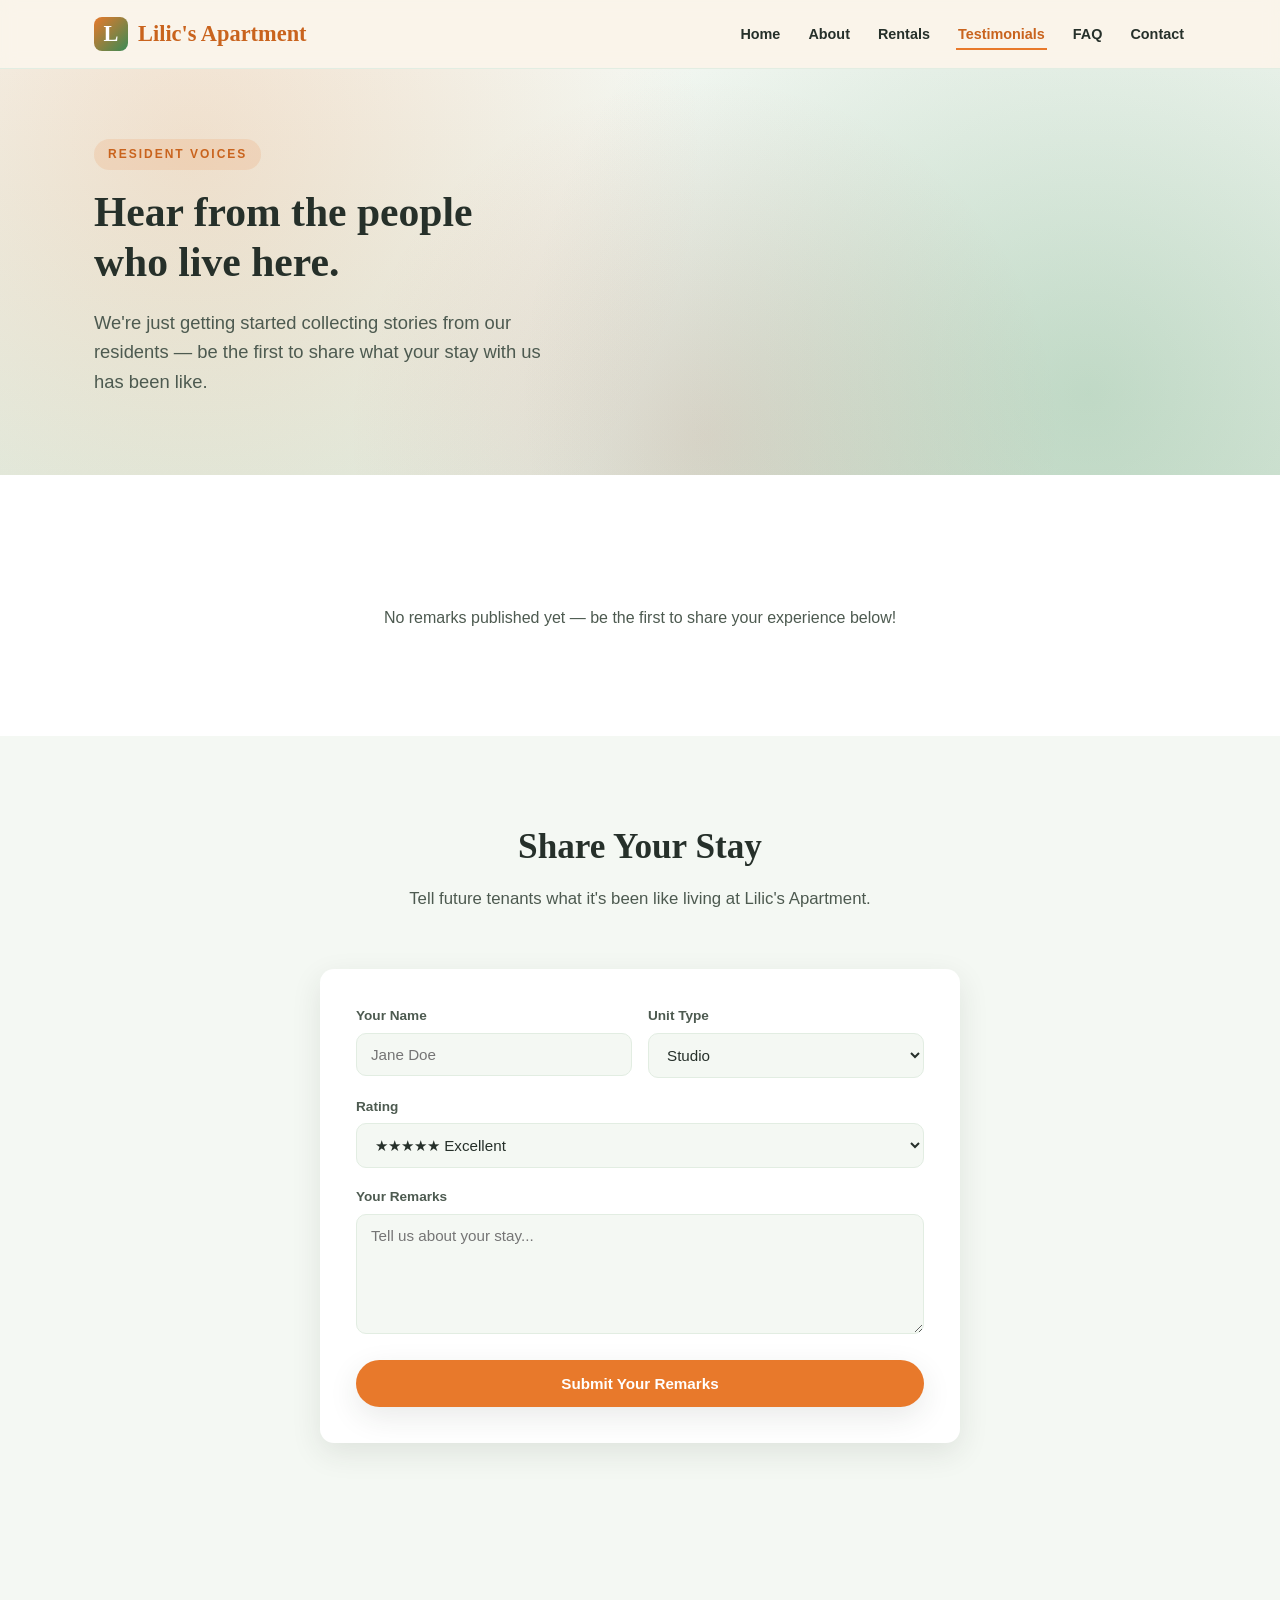
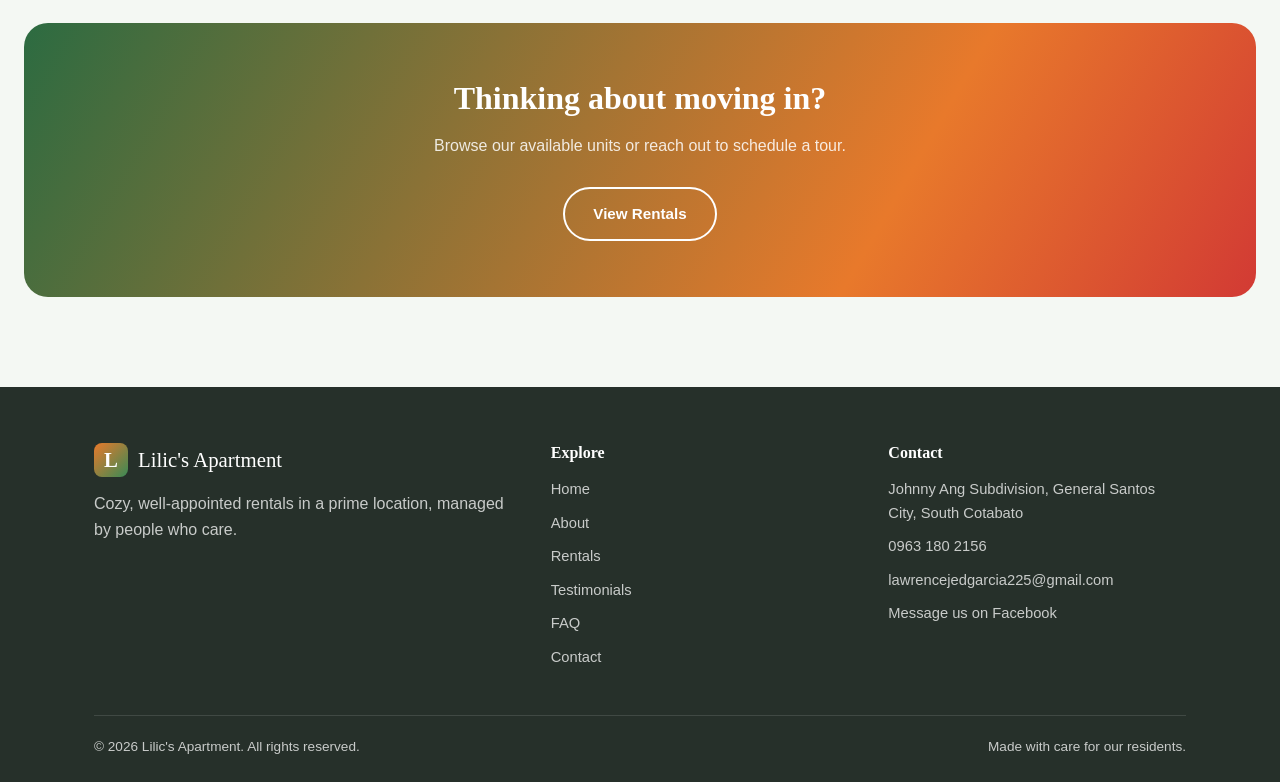
<file: testimonials.html>
<!DOCTYPE html>
<html lang="en">
<head>
  <meta charset="UTF-8">
  <meta name="viewport" content="width=device-width, initial-scale=1.0">
  <title>Testimonials — Lilic's Apartment</title>
  <meta name="description" content="Read what tenants have to say about their stay at Lilic's Apartment, and share your own experience.">
  <link rel="stylesheet" href="css/style.css">
</head>
<body>

  <header class="site-header">
    <nav class="navbar">
      <a href="index.html" class="brand">
        <span class="brand-mark">L</span>
        Lilic's Apartment
      </a>
      <ul class="nav-links">
        <li><a href="index.html">Home</a></li>
        <li><a href="about.html">About</a></li>
        <li><a href="rentals.html">Rentals</a></li>
        <li><a href="testimonials.html" class="active">Testimonials</a></li>
        <li><a href="faq.html">FAQ</a></li>
        <li><a href="contact.html">Contact</a></li>
      </ul>
      <button class="nav-toggle" aria-label="Toggle menu">
        <span></span><span></span><span></span>
      </button>
    </nav>
  </header>

  <main>
    <section class="hero" style="padding: 70px 0 60px;">
      <div class="container">
        <span class="eyebrow">Resident Voices</span>
        <h1 style="font-size: 2.6rem; max-width: 20ch;">Hear from the people who live here.</h1>
        <p class="lead">We're just getting started collecting stories from our residents — be the first to share what your stay with us has been like.</p>
      </div>
    </section>

    <section class="alt-bg">
      <div class="container">
        <div id="testimonial-list" class="grid grid-3" style="margin-bottom: 40px;">
          <!-- Approved tenant remarks are added here. Copy a .testimonial block from an
               emailed submission you'd like to publish. Example:
          <div class="testimonial">
            <p class="quote">"Great place to stay, very responsive management."</p>
            <div class="author">
              <div class="avatar">J</div>
              <div><strong>Juan D.</strong><span>1 Bedroom &middot; ★★★★★</span></div>
            </div>
          </div>
          -->
        </div>
        <p id="testimonial-empty" class="text-center" style="color: var(--brown);">No remarks published yet — be the first to share your experience below!</p>
      </div>
    </section>

    <section>
      <div class="container">
        <div class="section-head">
          <h2>Share Your Stay</h2>
          <p>Tell future tenants what it's been like living at Lilic's Apartment.</p>
        </div>
        <form class="contact-form" id="testimonial-form" action="https://formspree.io/f/xwvgrnbj" method="POST" style="max-width: 640px; margin: 0 auto;">
          <input type="hidden" name="_subject" value="New tenant testimonial from Lilic's Apartment website">
          <input type="hidden" name="form-type" value="Testimonial">
          <div class="form-row">
            <div class="field">
              <label for="t-name">Your Name</label>
              <input type="text" id="t-name" name="name" placeholder="Jane Doe" required>
            </div>
            <div class="field">
              <label for="t-unit">Unit Type</label>
              <select id="t-unit" name="unit">
                <option>Studio</option>
                <option>1 Bedroom</option>
                <option>2 Bedroom (w/o Balcony)</option>
                <option>2 Bedroom (with Balcony)</option>
              </select>
            </div>
          </div>
          <div class="field">
            <label for="t-rating">Rating</label>
            <select id="t-rating" name="rating">
              <option value="5">★★★★★ Excellent</option>
              <option value="4">★★★★☆ Great</option>
              <option value="3">★★★☆☆ Good</option>
              <option value="2">★★☆☆☆ Fair</option>
              <option value="1">★☆☆☆☆ Poor</option>
            </select>
          </div>
          <div class="field">
            <label for="t-message">Your Remarks</label>
            <textarea id="t-message" name="message" placeholder="Tell us about your stay..." required></textarea>
          </div>
          <button type="submit" class="btn btn-primary btn-block">Submit Your Remarks</button>
          <p class="form-note" id="testimonial-note"></p>
        </form>
      </div>
    </section>

    <section>
      <div class="cta-banner">
        <h2>Thinking about moving in?</h2>
        <p>Browse our available units or reach out to schedule a tour.</p>
        <a href="rentals.html" class="btn btn-outline">View Rentals</a>
      </div>
    </section>
  </main>

  <footer class="site-footer">
    <div class="container">
      <div class="footer-grid">
        <div>
          <div class="footer-brand">
            <span class="brand-mark">L</span>
            Lilic's Apartment
          </div>
          <p>Cozy, well-appointed rentals in a prime location, managed by people who care.</p>
        </div>
        <div>
          <h4>Explore</h4>
          <ul>
            <li><a href="index.html">Home</a></li>
            <li><a href="about.html">About</a></li>
            <li><a href="rentals.html">Rentals</a></li>
            <li><a href="testimonials.html">Testimonials</a></li>
            <li><a href="faq.html">FAQ</a></li>
            <li><a href="contact.html">Contact</a></li>
          </ul>
        </div>
        <div>
          <h4>Contact</h4>
          <ul>
            <li>Johnny Ang Subdivision, General Santos City, South Cotabato</li>
            <li><a href="tel:+639631802156">0963 180 2156</a></li>
            <li><a href="mailto:lawrencejedgarcia225@gmail.com">lawrencejedgarcia225@gmail.com</a></li>
            <li><a href="https://www.facebook.com/LjGarcia101" target="_blank" rel="noopener">Message us on Facebook</a></li>
          </ul>
        </div>
      </div>
      <div class="footer-bottom">
        <span>&copy; <span id="year"></span> Lilic's Apartment. All rights reserved.</span>
        <span>Made with care for our residents.</span>
      </div>
    </div>
  </footer>

  <script src="js/script.js"></script>
</body>
</html>
</file>
<file: css/style.css>
/* ===== Lilic's Apartment — shared styles ===== */

:root {
  /* Primary accent (buttons, links) — warm orange */
  --terracotta: #e8792b;
  --terracotta-dark: #c9631d;
  /* Secondary accent — green */
  --sage: #3a8a55;
  --sage-dark: #2c6b41;
  /* Tertiary accent — red */
  --red: #d23a34;
  --red-dark: #ab2a25;
  /* Neutrals */
  --cream: #f4f8f3;
  --cream-dark: #e2ede2;
  --charcoal: #26302a;
  --brown: #4d5a50;
  --white: #ffffff;
  --shadow: 0 10px 30px rgba(38, 48, 42, 0.10);
  --radius: 14px;
  --max-width: 1140px;
  --font-heading: 'Georgia', 'Times New Roman', serif;
  --font-body: -apple-system, BlinkMacSystemFont, 'Segoe UI', Roboto, Helvetica, Arial, sans-serif;
}

* {
  box-sizing: border-box;
}

html {
  scroll-behavior: smooth;
}

body {
  margin: 0;
  font-family: var(--font-body);
  color: var(--charcoal);
  background: var(--cream);
  line-height: 1.6;
}

img {
  max-width: 100%;
  display: block;
}

a {
  color: inherit;
  text-decoration: none;
}

h1, h2, h3, h4 {
  font-family: var(--font-heading);
  line-height: 1.2;
  margin: 0 0 0.5em;
}

p {
  margin: 0 0 1em;
}

.container {
  max-width: var(--max-width);
  margin: 0 auto;
  padding: 0 24px;
}

/* ===== Header / Nav ===== */

.site-header {
  position: sticky;
  top: 0;
  z-index: 100;
  background: rgba(250, 243, 234, 0.92);
  backdrop-filter: blur(8px);
  border-bottom: 1px solid var(--cream-dark);
}

.navbar {
  display: flex;
  align-items: center;
  justify-content: space-between;
  padding: 16px 24px;
  max-width: var(--max-width);
  margin: 0 auto;
}

.brand {
  display: flex;
  align-items: center;
  gap: 10px;
  font-family: var(--font-heading);
  font-size: 1.4rem;
  font-weight: bold;
  color: var(--terracotta-dark);
}

.brand-mark {
  width: 34px;
  height: 34px;
  border-radius: 8px;
  background: linear-gradient(135deg, var(--terracotta), var(--sage));
  display: inline-flex;
  align-items: center;
  justify-content: center;
  color: var(--white);
  font-family: var(--font-heading);
  font-weight: bold;
}

.nav-links {
  display: flex;
  gap: 24px;
  list-style: none;
  margin: 0;
  padding: 0;
}

.nav-links a {
  font-weight: 600;
  font-size: 0.9rem;
  padding: 6px 2px;
  border-bottom: 2px solid transparent;
  transition: border-color 0.2s ease, color 0.2s ease;
}

.nav-links a:hover,
.nav-links a.active {
  color: var(--terracotta-dark);
  border-color: var(--terracotta);
}

.nav-toggle {
  display: none;
  flex-direction: column;
  gap: 5px;
  background: none;
  border: none;
  cursor: pointer;
  padding: 6px;
}

.nav-toggle span {
  width: 26px;
  height: 2px;
  background: var(--charcoal);
  border-radius: 2px;
}

/* ===== Buttons ===== */

.btn {
  display: inline-block;
  padding: 13px 28px;
  border-radius: 999px;
  font-weight: 700;
  font-size: 0.95rem;
  cursor: pointer;
  border: 2px solid transparent;
  transition: transform 0.15s ease, box-shadow 0.15s ease, background 0.2s ease, color 0.2s ease;
}

.btn:hover {
  transform: translateY(-2px);
}

.btn-primary {
  background: var(--terracotta);
  color: var(--white);
  box-shadow: var(--shadow);
}

.btn-primary:hover {
  background: var(--terracotta-dark);
}

.btn-outline {
  background: transparent;
  border-color: var(--terracotta);
  color: var(--terracotta-dark);
}

.btn-outline:hover {
  background: var(--terracotta);
  color: var(--white);
}

.btn-block {
  width: 100%;
  text-align: center;
}

/* ===== Hero ===== */

.hero {
  position: relative;
  padding: 100px 0 110px;
  background:
    radial-gradient(circle at 15% 20%, rgba(232, 121, 43, 0.18), transparent 45%),
    radial-gradient(circle at 85% 80%, rgba(58, 138, 85, 0.22), transparent 50%),
    radial-gradient(circle at 55% 90%, rgba(210, 58, 52, 0.12), transparent 45%),
    linear-gradient(180deg, var(--cream) 0%, var(--cream-dark) 100%);
  overflow: hidden;
}

.hero-inner {
  display: grid;
  grid-template-columns: 1.1fr 0.9fr;
  gap: 48px;
  align-items: center;
}

.eyebrow {
  display: inline-block;
  text-transform: uppercase;
  letter-spacing: 2px;
  font-size: 0.75rem;
  font-weight: 700;
  color: var(--terracotta-dark);
  background: rgba(232, 121, 43, 0.14);
  padding: 6px 14px;
  border-radius: 999px;
  margin-bottom: 18px;
}

.hero h1 {
  font-size: 3rem;
  color: var(--charcoal);
  margin-bottom: 20px;
}

.hero p.lead {
  font-size: 1.15rem;
  color: var(--brown);
  max-width: 46ch;
}

.hero-cta {
  display: flex;
  gap: 16px;
  margin-top: 28px;
  flex-wrap: wrap;
}

.hero-art {
  position: relative;
  height: 380px;
  border-radius: 24px;
  background: linear-gradient(135deg, var(--sage) 0%, var(--terracotta) 55%, var(--red) 100%);
  box-shadow: var(--shadow);
  overflow: hidden;
}

.hero-art::before,
.hero-art::after {
  content: "";
  position: absolute;
  border-radius: 50%;
  background: rgba(255, 255, 255, 0.18);
}

.hero-art::before {
  width: 220px;
  height: 220px;
  top: -60px;
  right: -60px;
}

.hero-art::after {
  width: 160px;
  height: 160px;
  bottom: -50px;
  left: -30px;
  background: rgba(46, 42, 38, 0.12);
}

.hero-stats {
  position: absolute;
  bottom: 20px;
  left: 20px;
  right: 20px;
  display: flex;
  justify-content: space-between;
  background: rgba(255, 255, 255, 0.9);
  border-radius: 14px;
  padding: 16px 20px;
  box-shadow: var(--shadow);
}

.hero-stats div {
  text-align: center;
}

.hero-stats strong {
  display: block;
  font-size: 1.3rem;
  color: var(--terracotta-dark);
  font-family: var(--font-heading);
}

.hero-stats span {
  font-size: 0.75rem;
  color: var(--brown);
  text-transform: uppercase;
  letter-spacing: 0.5px;
}

/* ===== Sections ===== */

section {
  padding: 90px 0;
}

.section-head {
  text-align: center;
  max-width: 640px;
  margin: 0 auto 56px;
}

.section-head h2 {
  font-size: 2.2rem;
  color: var(--charcoal);
}

.section-head p {
  color: var(--brown);
  font-size: 1.05rem;
}

.alt-bg {
  background: var(--white);
}

/* ===== Feature / Card Grid ===== */

.grid {
  display: grid;
  gap: 28px;
}

.grid-4 {
  grid-template-columns: repeat(4, 1fr);
}

.grid-3 {
  grid-template-columns: repeat(3, 1fr);
}

.grid-2 {
  grid-template-columns: repeat(2, 1fr);
}

.card {
  background: var(--white);
  border-radius: var(--radius);
  padding: 32px 28px;
  box-shadow: var(--shadow);
  transition: transform 0.2s ease, box-shadow 0.2s ease;
}

.card:hover {
  transform: translateY(-6px);
  box-shadow: 0 18px 40px rgba(46, 42, 38, 0.12);
}

.card .icon {
  width: 52px;
  height: 52px;
  border-radius: 12px;
  background: var(--cream-dark);
  display: flex;
  align-items: center;
  justify-content: center;
  font-size: 1.5rem;
  margin-bottom: 18px;
}

.card h3 {
  font-size: 1.2rem;
  margin-bottom: 10px;
}

.card p {
  color: var(--brown);
  font-size: 0.97rem;
  margin-bottom: 0;
}

/* ===== Rentals / Unit Cards ===== */

.unit-card {
  background: var(--white);
  border-radius: var(--radius);
  overflow: hidden;
  box-shadow: var(--shadow);
  display: flex;
  flex-direction: column;
  transition: transform 0.2s ease;
}

.unit-card:hover {
  transform: translateY(-6px);
}

.unit-photo {
  height: 190px;
  background: linear-gradient(135deg, var(--sage) 0%, var(--terracotta) 60%, var(--red) 100%);
  position: relative;
}

.unit-photo span.tag {
  position: absolute;
  top: 14px;
  left: 14px;
  background: rgba(255, 255, 255, 0.92);
  color: var(--terracotta-dark);
  font-weight: 700;
  font-size: 0.75rem;
  text-transform: uppercase;
  letter-spacing: 0.5px;
  padding: 6px 12px;
  border-radius: 999px;
}

.unit-body {
  padding: 24px 26px 28px;
  flex: 1;
  display: flex;
  flex-direction: column;
}

.unit-price {
  color: var(--terracotta-dark);
  font-family: var(--font-heading);
  font-size: 1.5rem;
  margin-bottom: 4px;
}

.unit-price small {
  font-size: 0.85rem;
  color: var(--brown);
  font-family: var(--font-body);
  font-weight: 400;
}

.unit-meta {
  display: flex;
  gap: 16px;
  margin: 12px 0 16px;
  font-size: 0.88rem;
  color: var(--brown);
  flex-wrap: wrap;
}

.unit-status {
  display: inline-block;
  font-size: 0.78rem;
  font-weight: 700;
  text-transform: uppercase;
  letter-spacing: 0.5px;
  padding: 5px 12px;
  border-radius: 999px;
  margin: 4px 0 4px;
}

.unit-status.available {
  color: var(--sage-dark);
  background: rgba(58, 138, 85, 0.14);
}

.unit-status.occupied {
  color: var(--red-dark);
  background: rgba(210, 58, 52, 0.12);
}

.btn.btn-disabled {
  background: var(--cream-dark);
  color: var(--brown);
  box-shadow: none;
  cursor: not-allowed;
}

.btn.btn-disabled:hover {
  transform: none;
  background: var(--cream-dark);
}

.unit-features {
  list-style: none;
  padding: 0;
  margin: 0 0 20px;
  font-size: 0.9rem;
  color: var(--brown);
}

.unit-features li {
  padding: 4px 0;
  padding-left: 22px;
  position: relative;
}

.unit-features li::before {
  content: "✓";
  position: absolute;
  left: 0;
  color: var(--sage);
  font-weight: bold;
}

.unit-body .btn {
  margin-top: auto;
}

/* ===== Testimonials ===== */

.testimonial {
  background: var(--white);
  border-radius: var(--radius);
  padding: 30px 28px;
  box-shadow: var(--shadow);
}

.testimonial p.quote {
  font-style: italic;
  color: var(--brown);
  font-size: 1.02rem;
}

.testimonial .author {
  display: flex;
  align-items: center;
  gap: 12px;
  margin-top: 18px;
}

.avatar {
  width: 42px;
  height: 42px;
  border-radius: 50%;
  background: linear-gradient(135deg, var(--terracotta), var(--sage));
  color: var(--white);
  display: flex;
  align-items: center;
  justify-content: center;
  font-weight: 700;
  font-family: var(--font-heading);
}

.author strong {
  display: block;
  font-size: 0.92rem;
}

.author span {
  font-size: 0.8rem;
  color: var(--brown);
}

/* ===== CTA Banner ===== */

.cta-banner {
  background: linear-gradient(120deg, var(--sage-dark) 0%, var(--terracotta) 70%, var(--red) 100%);
  color: var(--white);
  border-radius: 24px;
  padding: 56px 48px;
  text-align: center;
  margin: 0 24px;
}

.cta-banner h2 {
  color: var(--white);
  font-size: 2rem;
}

.cta-banner p {
  color: rgba(255, 255, 255, 0.85);
  max-width: 50ch;
  margin: 0 auto 28px;
}

.cta-banner .btn-outline {
  border-color: var(--white);
  color: var(--white);
}

.cta-banner .btn-outline:hover {
  background: var(--white);
  color: var(--terracotta-dark);
}

/* ===== About page ===== */

.about-grid {
  display: grid;
  grid-template-columns: 0.9fr 1.1fr;
  gap: 56px;
  align-items: center;
}

.about-art {
  height: 420px;
  border-radius: 24px;
  background: linear-gradient(160deg, var(--sage) 0%, var(--cream-dark) 55%, var(--terracotta) 85%, var(--red) 100%);
  box-shadow: var(--shadow);
}

.values-list {
  list-style: none;
  padding: 0;
  margin: 24px 0;
}

.values-list li {
  display: flex;
  gap: 14px;
  padding: 14px 0;
  border-bottom: 1px solid var(--cream-dark);
}

.values-list li:last-child {
  border-bottom: none;
}

.values-list .num {
  font-family: var(--font-heading);
  font-weight: bold;
  color: var(--terracotta-dark);
  font-size: 1.1rem;
}

.timeline {
  display: grid;
  grid-template-columns: repeat(4, 1fr);
  gap: 24px;
  text-align: center;
}

.timeline .year {
  font-family: var(--font-heading);
  color: var(--terracotta-dark);
  font-size: 1.4rem;
  margin-bottom: 6px;
}

/* ===== Contact page ===== */

.contact-grid {
  display: grid;
  grid-template-columns: 1fr 1fr;
  gap: 48px;
  align-items: start;
}

.contact-form {
  background: var(--white);
  border-radius: var(--radius);
  padding: 36px;
  box-shadow: var(--shadow);
}

.form-row {
  display: grid;
  grid-template-columns: 1fr 1fr;
  gap: 16px;
}

.field {
  margin-bottom: 18px;
}

.field label {
  display: block;
  font-size: 0.85rem;
  font-weight: 700;
  margin-bottom: 6px;
  color: var(--brown);
}

.field input,
.field select,
.field textarea {
  width: 100%;
  padding: 12px 14px;
  border-radius: 10px;
  border: 1.5px solid var(--cream-dark);
  background: var(--cream);
  font-family: var(--font-body);
  font-size: 0.95rem;
  color: var(--charcoal);
  transition: border-color 0.2s ease;
}

.field input:focus,
.field select:focus,
.field textarea:focus {
  outline: none;
  border-color: var(--terracotta);
}

.field textarea {
  min-height: 120px;
  resize: vertical;
}

.form-note {
  font-size: 0.85rem;
  color: var(--sage);
  margin-top: 14px;
  display: none;
}

.form-note.visible {
  display: block;
}

.info-card {
  background: var(--white);
  border-radius: var(--radius);
  padding: 26px 28px;
  box-shadow: var(--shadow);
  margin-bottom: 20px;
  display: flex;
  gap: 16px;
}

.info-card .icon {
  width: 46px;
  height: 46px;
  border-radius: 10px;
  background: var(--cream-dark);
  display: flex;
  align-items: center;
  justify-content: center;
  font-size: 1.3rem;
  flex-shrink: 0;
}

.info-card h4 {
  margin-bottom: 4px;
}

.info-card p {
  color: var(--brown);
  font-size: 0.92rem;
  margin: 0;
}

.map-frame {
  border-radius: var(--radius);
  overflow: hidden;
  box-shadow: var(--shadow);
  border: none;
  width: 100%;
  height: 260px;
}

/* ===== FAQ ===== */

.faq-item {
  background: var(--white);
  border-radius: var(--radius);
  box-shadow: var(--shadow);
  margin-bottom: 14px;
  overflow: hidden;
}

.faq-question {
  width: 100%;
  text-align: left;
  background: none;
  border: none;
  padding: 20px 24px;
  font-family: var(--font-heading);
  font-size: 1.05rem;
  font-weight: bold;
  cursor: pointer;
  display: flex;
  justify-content: space-between;
  align-items: center;
  color: var(--charcoal);
}

.faq-question .plus {
  color: var(--terracotta);
  font-size: 1.4rem;
  transition: transform 0.2s ease;
}

.faq-item.open .faq-question .plus {
  transform: rotate(45deg);
}

.faq-answer {
  max-height: 0;
  overflow: hidden;
  transition: max-height 0.25s ease;
  padding: 0 24px;
}

.faq-item.open .faq-answer {
  max-height: 300px;
  padding: 0 24px 20px;
}

.faq-answer p {
  color: var(--brown);
  margin: 0;
}

/* ===== Footer ===== */

.site-footer {
  background: var(--charcoal);
  color: rgba(255, 255, 255, 0.75);
  padding: 56px 0 24px;
}

.footer-grid {
  display: grid;
  grid-template-columns: 1.4fr 1fr 1fr;
  gap: 40px;
  margin-bottom: 36px;
}

.footer-grid h4 {
  color: var(--white);
  font-size: 1rem;
  margin-bottom: 16px;
}

.footer-grid ul {
  list-style: none;
  padding: 0;
  margin: 0;
}

.footer-grid li {
  margin-bottom: 10px;
  font-size: 0.92rem;
}

.footer-grid a:hover {
  color: var(--terracotta);
}

.footer-brand {
  display: flex;
  align-items: center;
  gap: 10px;
  font-family: var(--font-heading);
  font-size: 1.3rem;
  color: var(--white);
  margin-bottom: 14px;
}

.footer-bottom {
  border-top: 1px solid rgba(255, 255, 255, 0.12);
  padding-top: 20px;
  font-size: 0.85rem;
  display: flex;
  justify-content: space-between;
  flex-wrap: wrap;
  gap: 10px;
}

/* ===== Utilities ===== */

.text-center {
  text-align: center;
}

.mt-40 {
  margin-top: 40px;
}

/* ===== Responsive ===== */

@media (max-width: 900px) {
  .hero-inner,
  .about-grid,
  .contact-grid {
    grid-template-columns: 1fr;
  }

  .hero-art,
  .about-art {
    height: 280px;
  }

  .grid-4,
  .grid-3 {
    grid-template-columns: repeat(2, 1fr);
  }

  .footer-grid {
    grid-template-columns: 1fr 1fr;
  }

  .timeline {
    grid-template-columns: repeat(2, 1fr);
  }
}

@media (max-width: 680px) {
  .nav-links {
    position: absolute;
    top: 100%;
    left: 0;
    right: 0;
    background: var(--cream);
    flex-direction: column;
    gap: 0;
    display: none;
    border-bottom: 1px solid var(--cream-dark);
  }

  .nav-links.open {
    display: flex;
  }

  .nav-links li {
    width: 100%;
  }

  .nav-links a {
    display: block;
    padding: 16px 24px;
    border-bottom: 1px solid var(--cream-dark);
  }

  .nav-toggle {
    display: flex;
  }

  .hero {
    padding: 60px 0 80px;
  }

  .hero h1 {
    font-size: 2.2rem;
  }

  .grid-4,
  .grid-3,
  .grid-2,
  .form-row,
  .footer-grid {
    grid-template-columns: 1fr;
  }

  .cta-banner {
    margin: 0 16px;
    padding: 40px 24px;
  }

  section {
    padding: 60px 0;
  }
}
</file>
